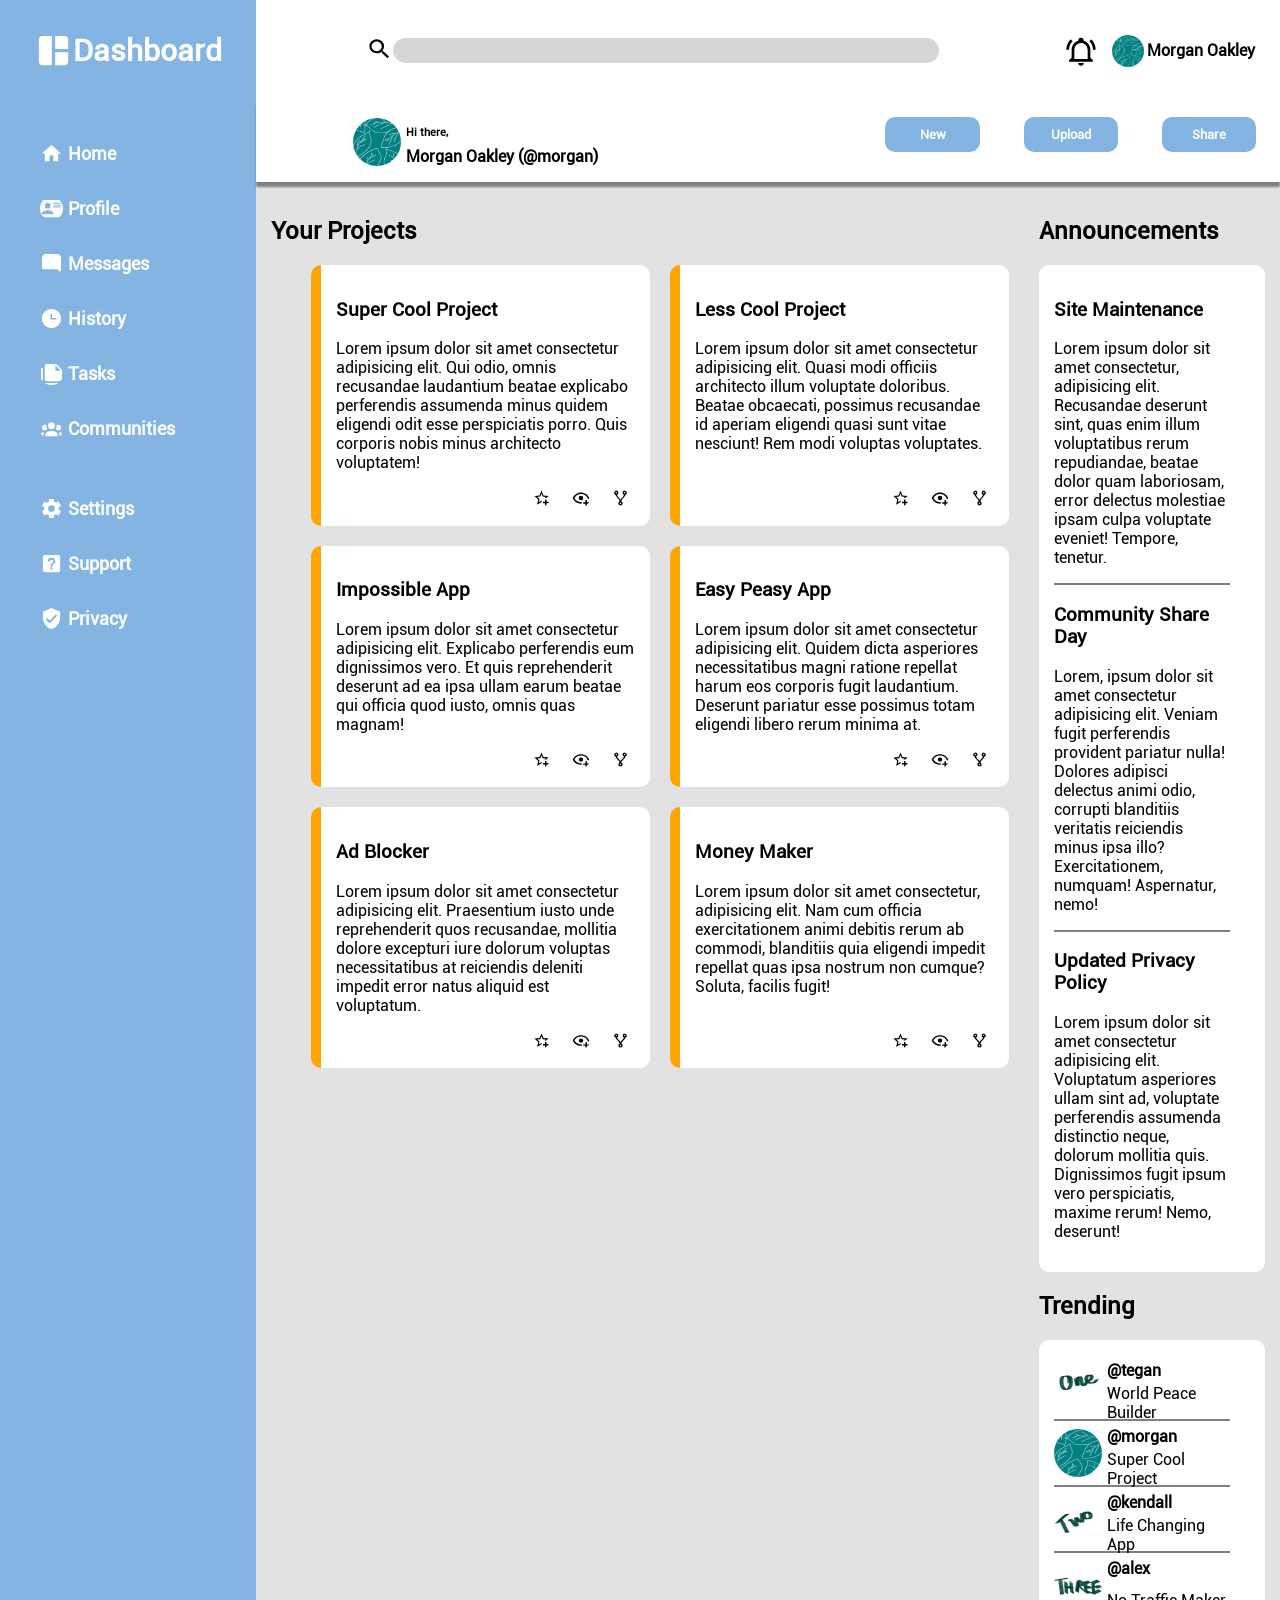
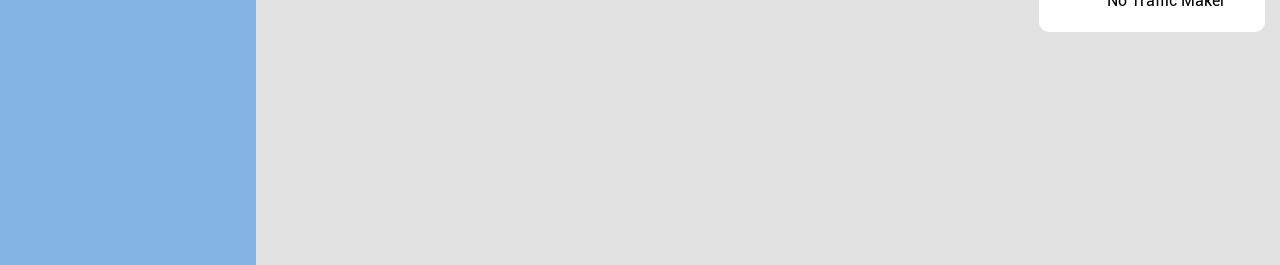
<file: index.html>
<!DOCTYPE html>
<html lang="en">

<head>
    <meta charset="UTF-8">
    <meta name="viewport" content="width=device-width, initial-scale=1.0">
    <link rel="stylesheet" href="./styles.css">
    <title>Admin Dashboard</title>
</head>

<body>
    <div class="logo">
        <img src="./icons/collage.svg" alt="logo">
        <p>
            <strong>Dashboard</strong>
        </p>
    </div>
    <div class="header">
        <div class="searchbar">
            <button type="submit" for="searchbar"><img src="./icons/magnify.svg" alt="magnify"></button>
            <input type="text" id="searchbar" name="search-query">
        </div>
        <div class="user">
            <img src="./icons/bell-ring-outline.svg" alt="bell-ring">
            <p> <img src="./images/avatar.png" alt="admin avatar">
                <strong>Morgan Oakley</strong>
            </p>
        </div>
    </div>
    <div class="left-sidebar">
        <div class="left-container">
            <div class="navigation">
                <ul>
                    <li><img src="./icons/home.svg" alt="home">
                        <p> Home</p>
                    </li>
                    <li><img src="./icons/card-account-details.svg" alt="card-account-details">
                        <p> Profile</p>
                    </li>
                    <li><img src="./icons/message-reply.svg" alt="message-reply">
                        <p> Messages</p>
                    </li>
                    <li><img src="./icons/clock-time-three.svg" alt="clock-time-three">
                        <p> History</p>
                    </li>
                    <li><img src="./icons/note-multiple.svg" alt="note-multiple">
                        <p> Tasks</p>
                    </li>
                    <li><img src="./icons/account-group.svg" alt="account-group">
                        <p> Communities</p>
                    </li>
                </ul>
            </div>
            <div class="branding">
                <ul>
                    <li><img src="./icons/cog.svg" alt="cog">
                        <p> Settings</p>
                    </li>
                    <li><img src="./icons/help-box.svg" alt="help-box">
                        <p> Support</p>
                    </li>
                    <li><img src="./icons/shield-check.svg" alt="shield-check">
                        <p> Privacy</p>
                    </li>
                </ul>
            </div>
        </div>
    </div>
    <div class="taskbar">
        <img src="./images/avatar.png" alt="avatar">
        <h6><strong>Hi there,</strong></h6>
        <p><strong>Morgan Oakley (@morgan)</strong></p>
        <ul>
            <li><button>New</button></li>
            <li><button>Upload</button></li>
            <li><button>Share</button></li>
        </ul>
    </div>
    <div class="projects">
        <h2>Your Projects</h2>
        <ul>
            <li>
                <div>
                    <h3>Super Cool Project</h3>
                    <p>Lorem ipsum dolor sit amet consectetur adipisicing elit. Qui odio, omnis recusandae laudantium beatae
                        explicabo perferendis assumenda minus quidem eligendi odit esse perspiciatis porro. Quis corporis
                        nobis minus architecto voluptatem!</p>
                </div>
                <ul>
                    <li><button><img src="./icons/star-plus-outline.svg" alt="star-plus-outline"></button></li>
                    <li><button><img src="./icons/eye-plus-outline.svg" alt="eye-plus-outline"></button></li>
                    <li><button><img src="./icons/source-fork.svg" alt="source-fork"></button></li>
                </ul>
            </li>
            <li>
                <div>
                    <h3>Less Cool Project</h3>
                    <p>Lorem ipsum dolor sit amet consectetur adipisicing elit. Quasi modi officiis architecto illum
                        voluptate doloribus. Beatae obcaecati, possimus recusandae id aperiam eligendi quasi sunt vitae
                        nesciunt! Rem modi voluptas voluptates.</p>
                </div>
                <ul>
                    <li><button><img src="./icons/star-plus-outline.svg" alt="star-plus-outline"></button></li>
                    <li><button><img src="./icons/eye-plus-outline.svg" alt="eye-plus-outline"></button></li>
                    <li><button><img src="./icons/source-fork.svg" alt="source-fork"></button></li>
                </ul>
            </li>
            <li>
                <div>
                    <h3>Impossible App</h3>
                    <p>Lorem ipsum dolor sit amet consectetur adipisicing elit. Explicabo perferendis eum dignissimos vero.
                        Et quis reprehenderit deserunt ad ea ipsa ullam earum beatae qui officia quod iusto, omnis quas
                        magnam!</p>
                </div>
                <ul>
                    <li><button><img src="./icons/star-plus-outline.svg" alt="star-plus-outline"></button></li>
                    <li><button><img src="./icons/eye-plus-outline.svg" alt="eye-plus-outline"></button></li>
                    <li><button><img src="./icons/source-fork.svg" alt="source-fork"></button></li>
                </ul>
            </li>
            <li>
                <div>
                    <h3>Easy Peasy App</h3>
                    <p>Lorem ipsum dolor sit amet consectetur adipisicing elit. Quidem dicta asperiores necessitatibus magni
                        ratione repellat harum eos corporis fugit laudantium. Deserunt pariatur esse possimus totam eligendi
                        libero rerum minima at.</p>
                </div>
                <ul>
                    <li><button><img src="./icons/star-plus-outline.svg" alt="star-plus-outline"></button></li>
                    <li><button><img src="./icons/eye-plus-outline.svg" alt="eye-plus-outline"></button></li>
                    <li><button><img src="./icons/source-fork.svg" alt="source-fork"></button></li>
                </ul>
            </li>
            <li>
                <div>
                    <h3>Ad Blocker</h3>
                    <p>Lorem ipsum dolor sit amet consectetur adipisicing elit. Praesentium iusto unde reprehenderit quos
                        recusandae, mollitia dolore excepturi iure dolorum voluptas necessitatibus at reiciendis deleniti
                        impedit error natus aliquid est voluptatum.</p>
                </div>
                <ul>
                    <li><button><img src="./icons/star-plus-outline.svg" alt="star-plus-outline"></button></li>
                    <li><button><img src="./icons/eye-plus-outline.svg" alt="eye-plus-outline"></button></li>
                    <li><button><img src="./icons/source-fork.svg" alt="source-fork"></button></li>
                </ul>
            </li>
            <li>
                <div>
                    <h3>Money Maker</h3>
                    <p>Lorem ipsum dolor sit amet consectetur, adipisicing elit. Nam cum officia exercitationem animi
                        debitis rerum ab commodi, blanditiis quia eligendi impedit repellat quas ipsa nostrum non cumque?
                        Soluta, facilis fugit!</p>
                </div>
                <ul>
                    <li><button><img src="./icons/star-plus-outline.svg" alt="star-plus-outline"></button></li>
                    <li><button><img src="./icons/eye-plus-outline.svg" alt="eye-plus-outline"></button></li>
                    <li><button><img src="./icons/source-fork.svg" alt="source-fork"></button></li>
                </ul>
            </li>
        </ul>
    </div>
    <div class="right-sidebar">
        <div class="announcements">
            <h2>Announcements</h2>
            <ul>
                <li>
                    <h3>Site Maintenance</h3>
                    <p>Lorem ipsum dolor sit amet consectetur, adipisicing elit. Recusandae deserunt sint, quas enim
                        illum voluptatibus rerum repudiandae, beatae dolor quam laboriosam, error delectus molestiae
                        ipsam culpa voluptate eveniet! Tempore, tenetur.</p>
                </li>
                <li>
                    <h3>Community Share Day</h3>
                    <p>Lorem, ipsum dolor sit amet consectetur adipisicing elit. Veniam fugit perferendis provident
                        pariatur nulla! Dolores adipisci delectus animi odio, corrupti blanditiis veritatis reiciendis
                        minus ipsa illo? Exercitationem, numquam! Aspernatur, nemo!</p>
                </li>
                <li>
                    <h3>Updated Privacy Policy</h3>
                    <p>Lorem ipsum dolor sit amet consectetur adipisicing elit. Voluptatum asperiores ullam sint ad,
                        voluptate perferendis assumenda distinctio neque, dolorum mollitia quis. Dignissimos fugit ipsum
                        vero perspiciatis, maxime rerum! Nemo, deserunt!</p>
                </li>
            </ul>

        </div>
        <div class="trending">
            <h2>Trending</h2>
            <ul>
                <li>
                    <img src="./images/tegan.png" alt="tegan-avatar">
                    <h4>@tegan</h4>
                    <p>World Peace Builder</p>
                </li>
                <li>
                    <img src="./images/avatar.png" alt="morgan-avatar">
                    <h4>@morgan</h4>
                    <p>Super Cool Project</p>
                </li>
                <li>
                    <img src="./images/kendall.png" alt="kendall-avatar">
                    <h4>@kendall</h4>
                    <p>Life Changing App</p>
                </li>
                <li>
                    <img src="./images/alex.png" alt="alex-avatar">
                    <h4>@alex</h4>
                    <p>No Traffic Maker</p>
                </li>
            </ul>
        </div>
    </div>
</body>

</html>
</file>
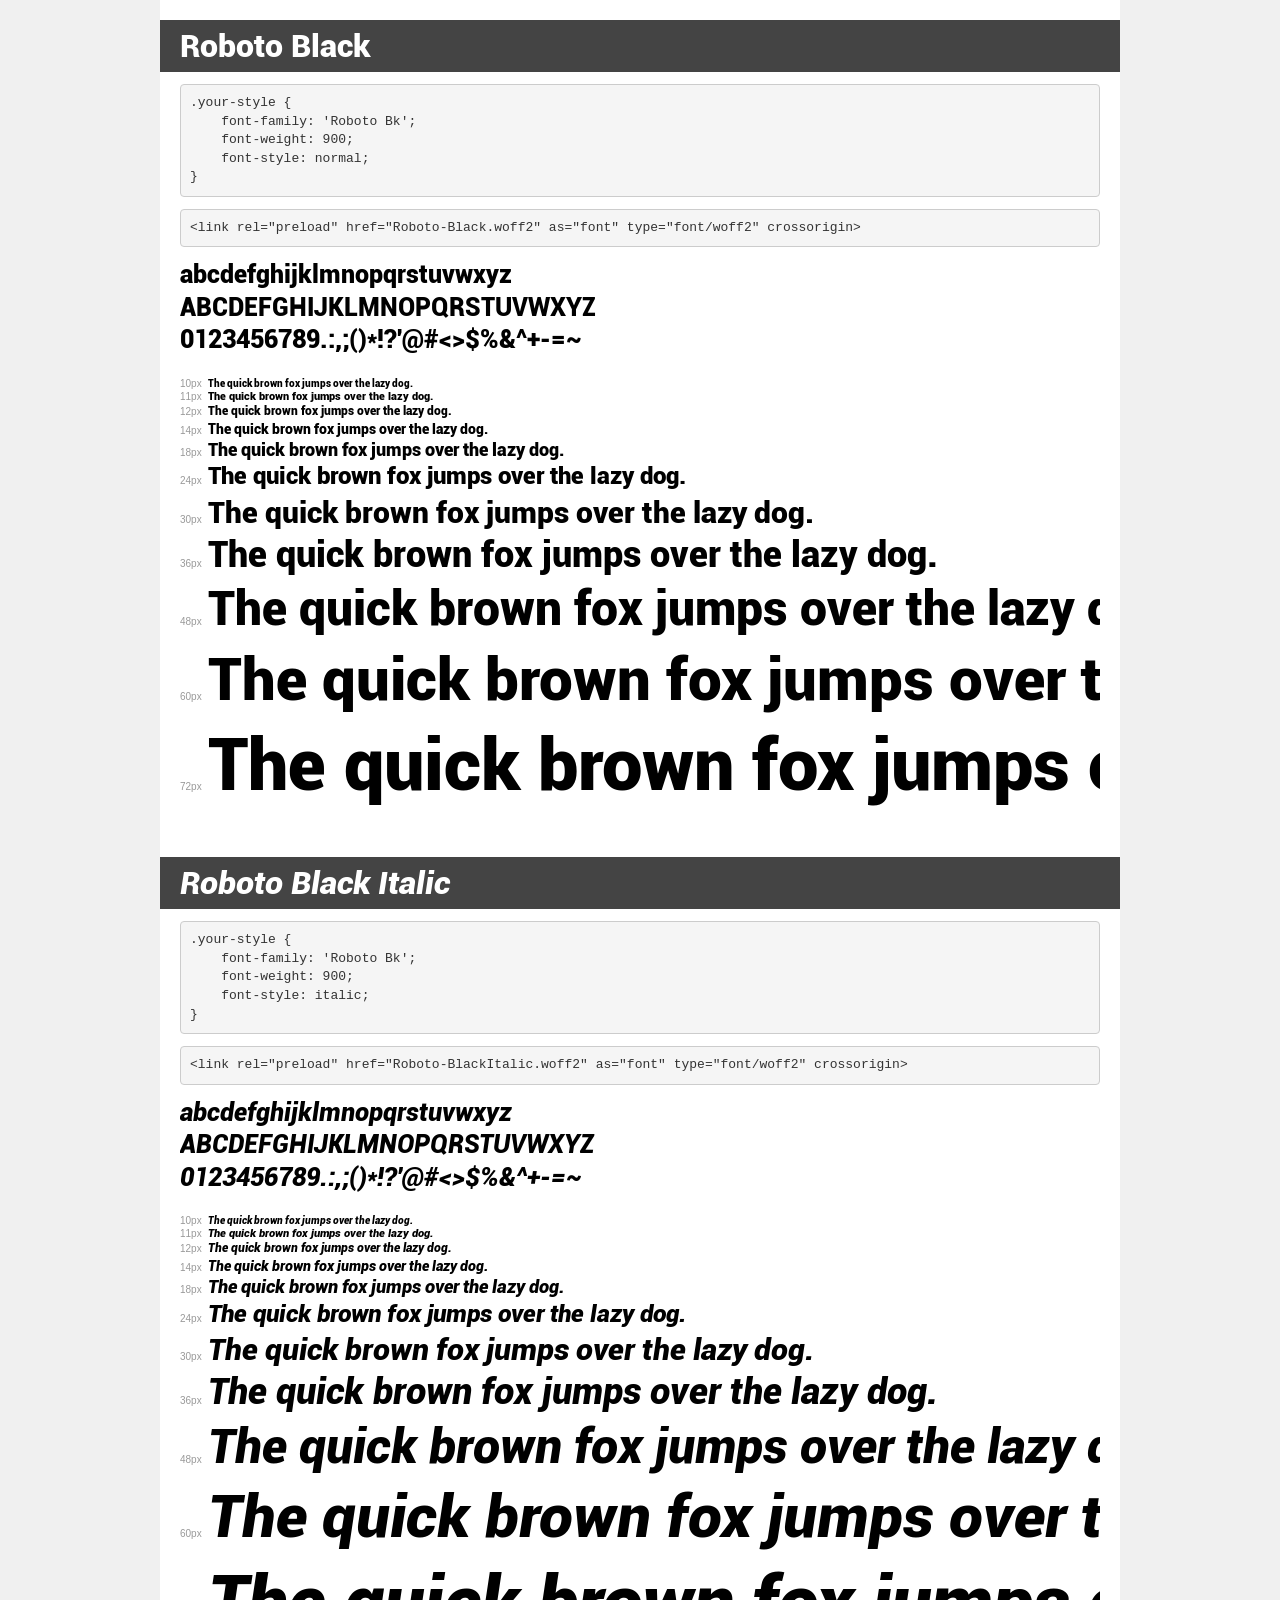
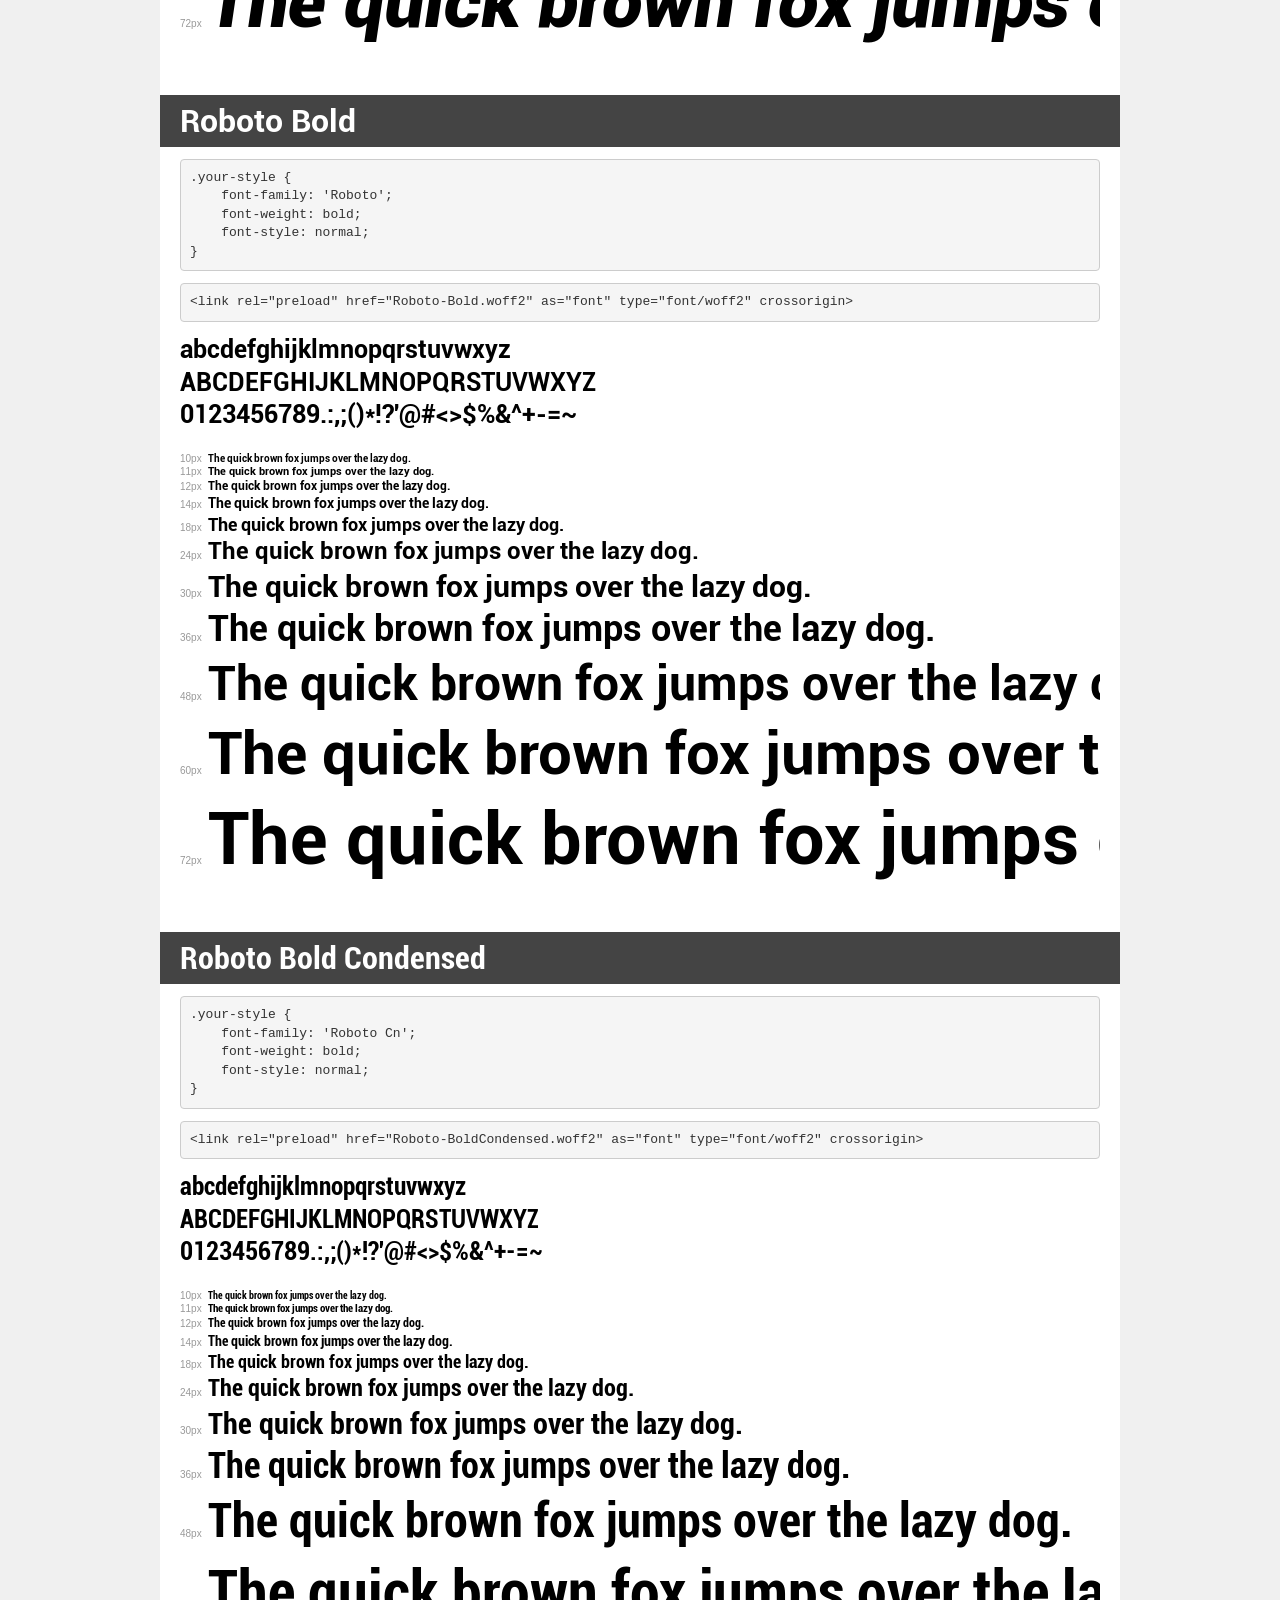
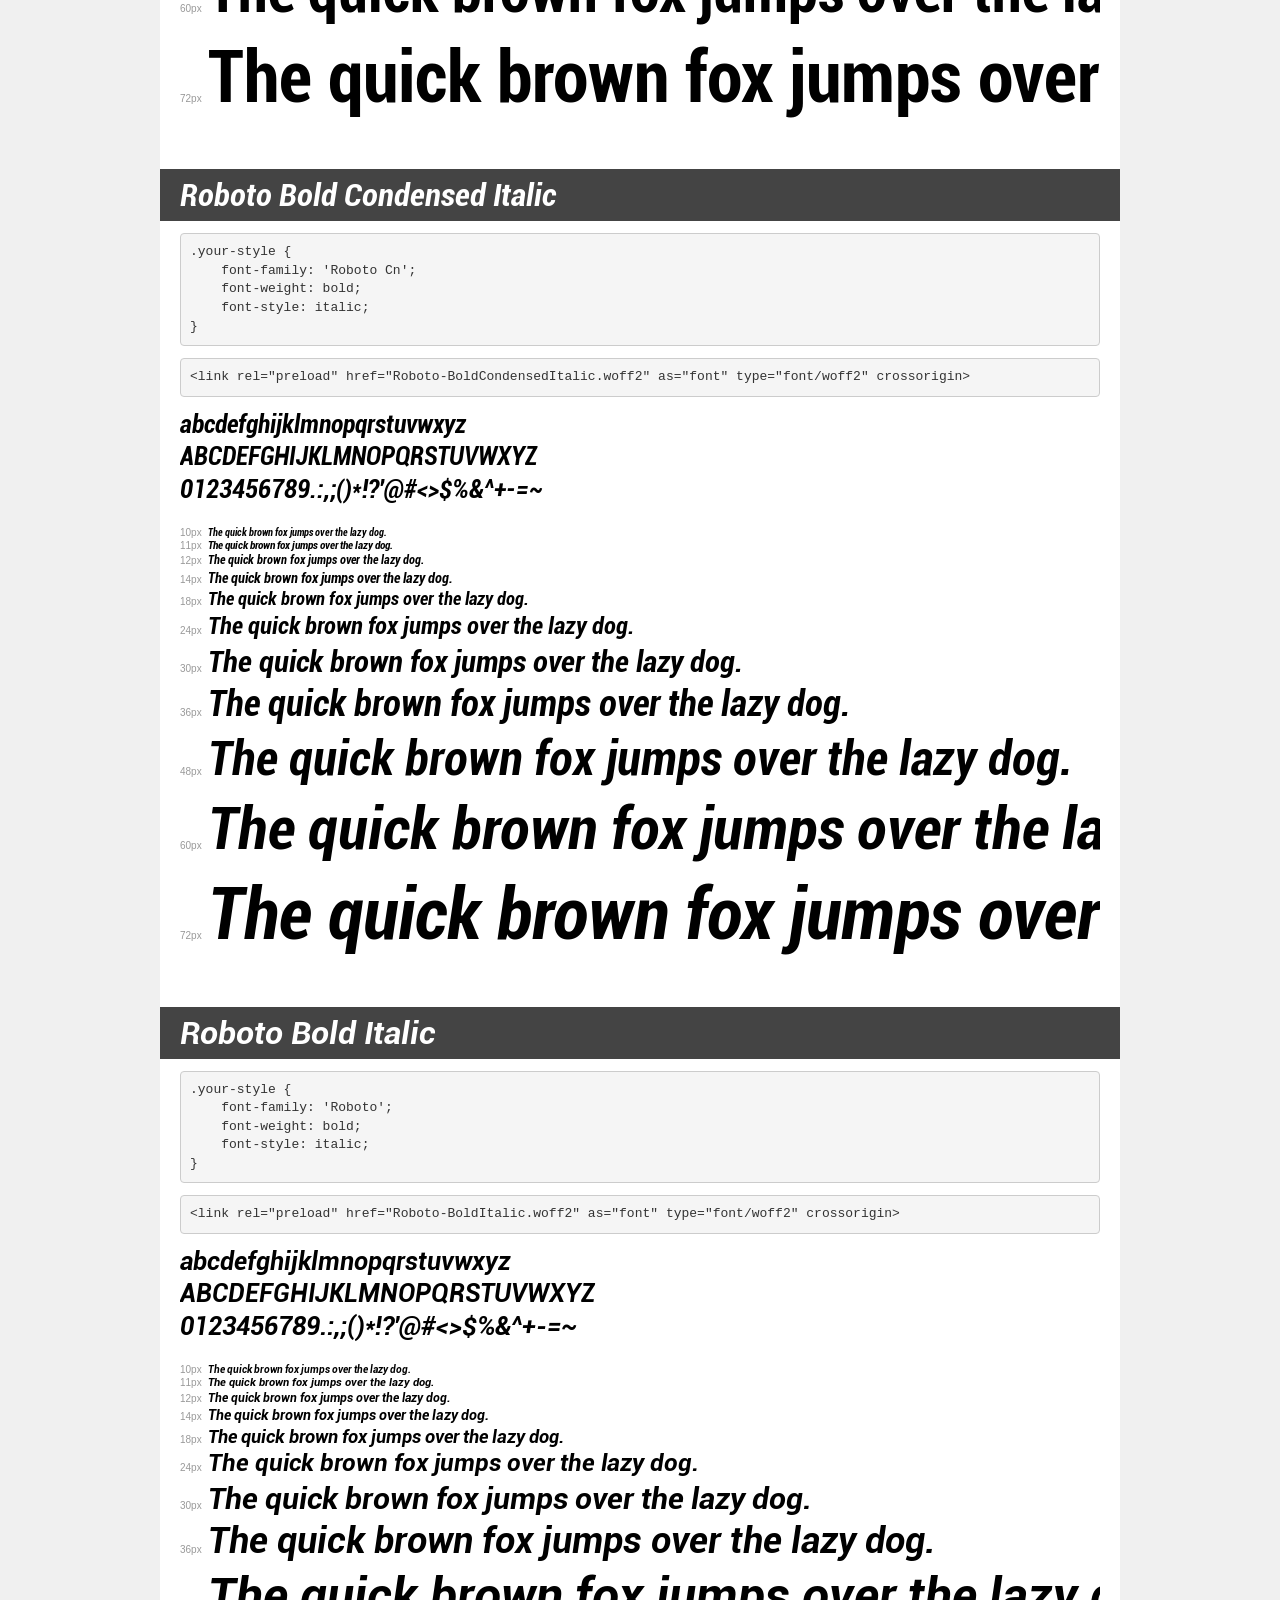
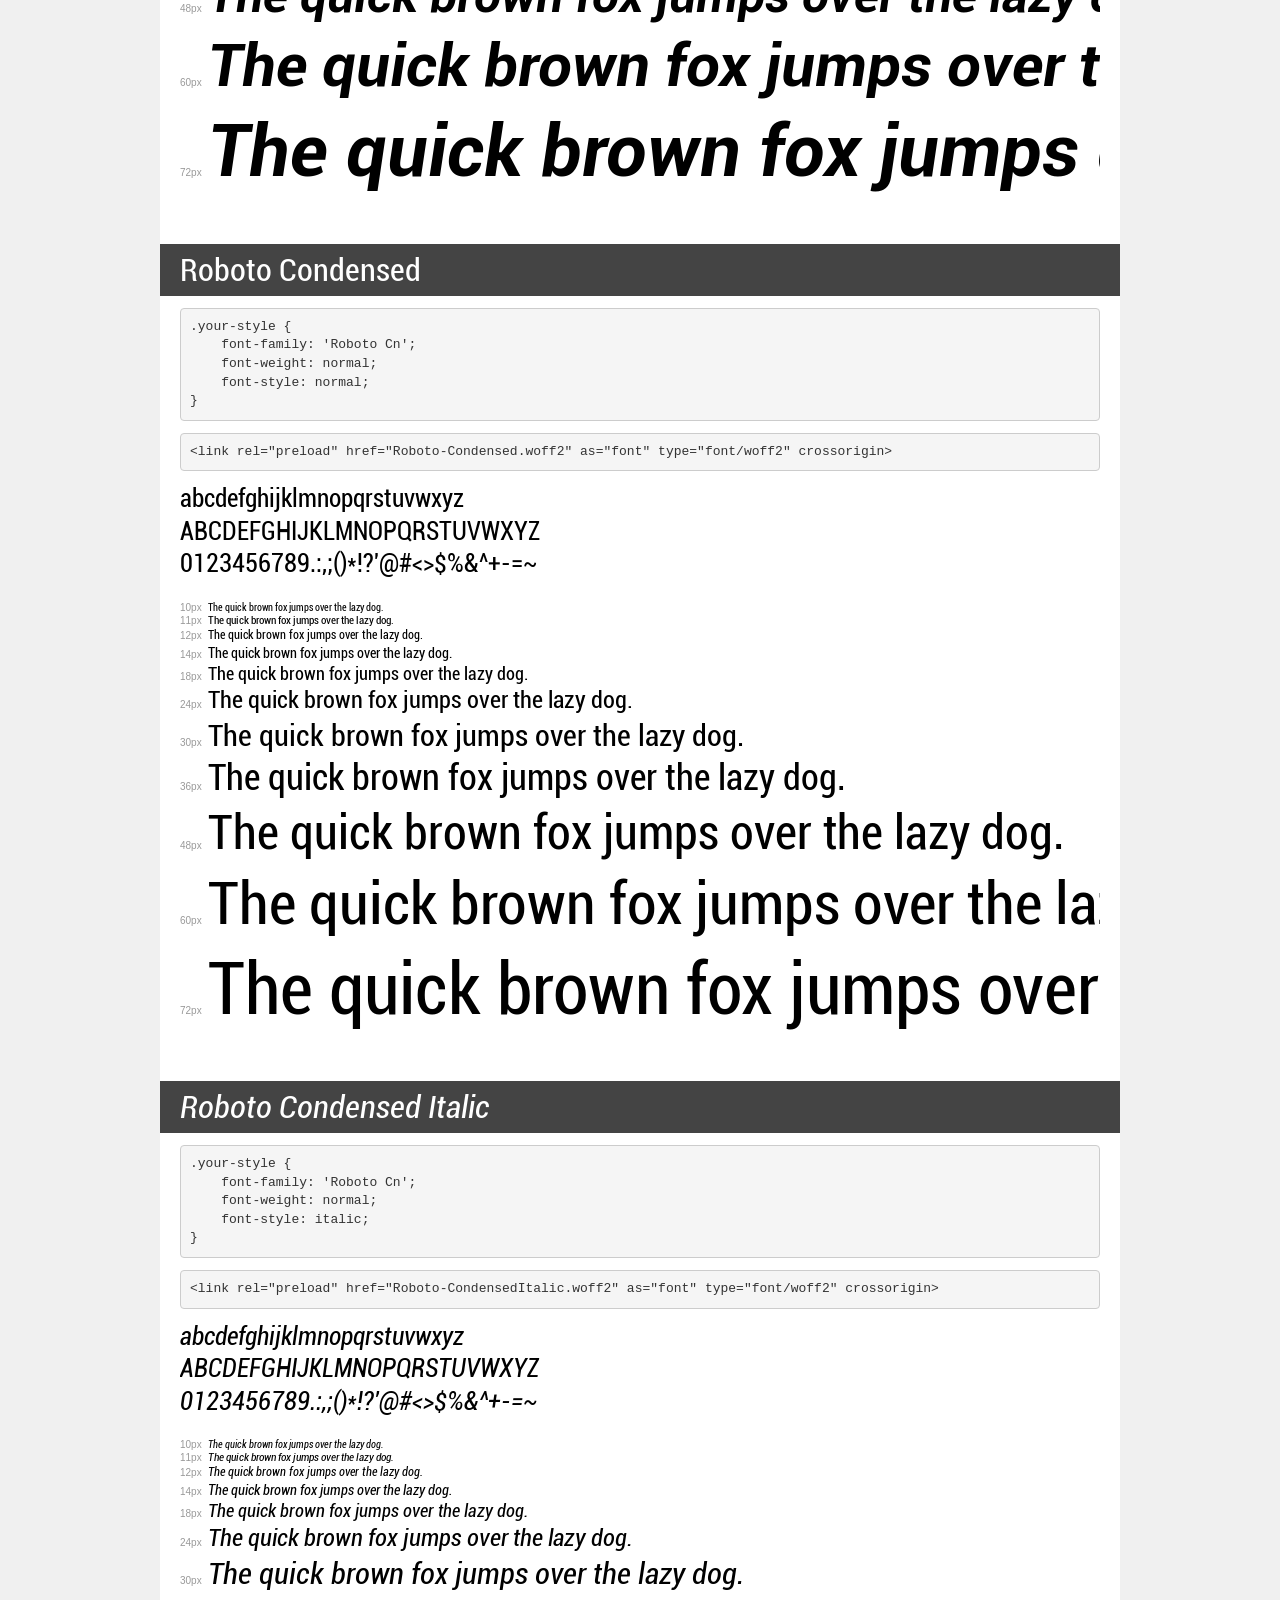
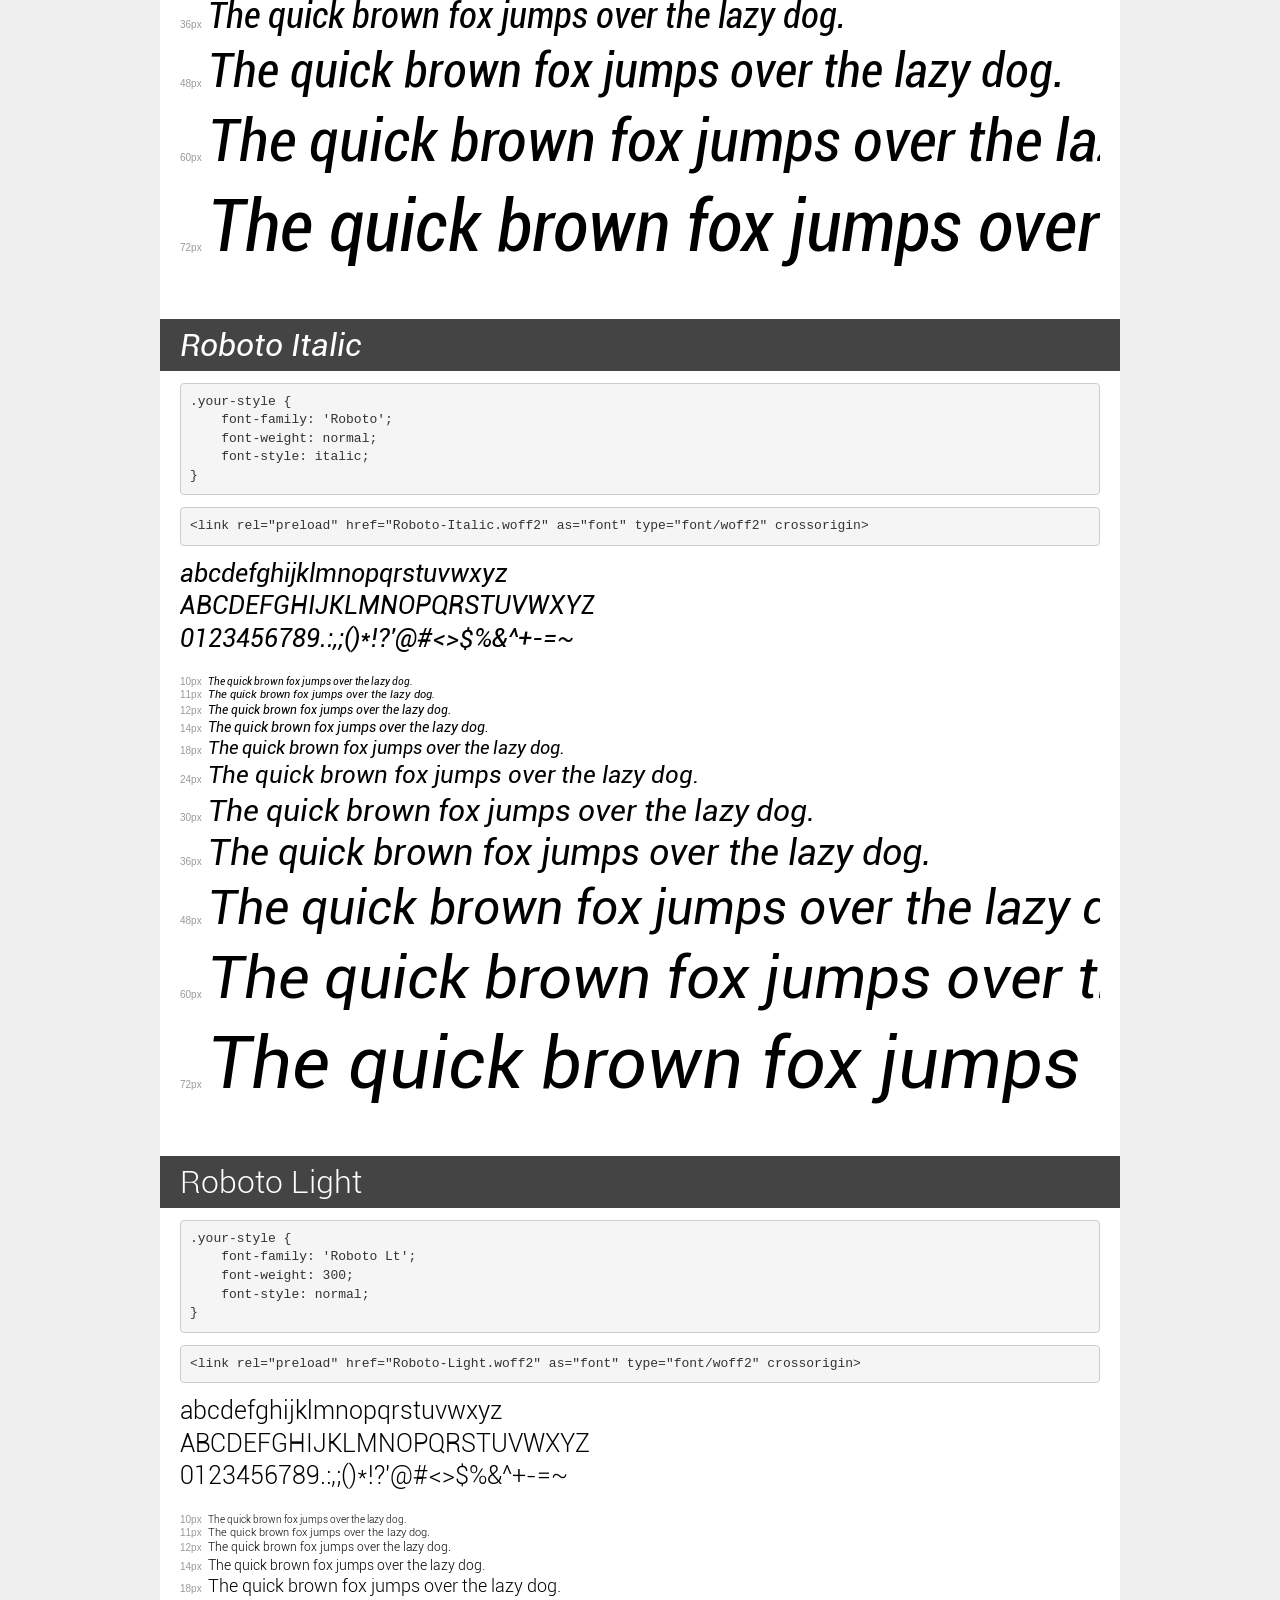
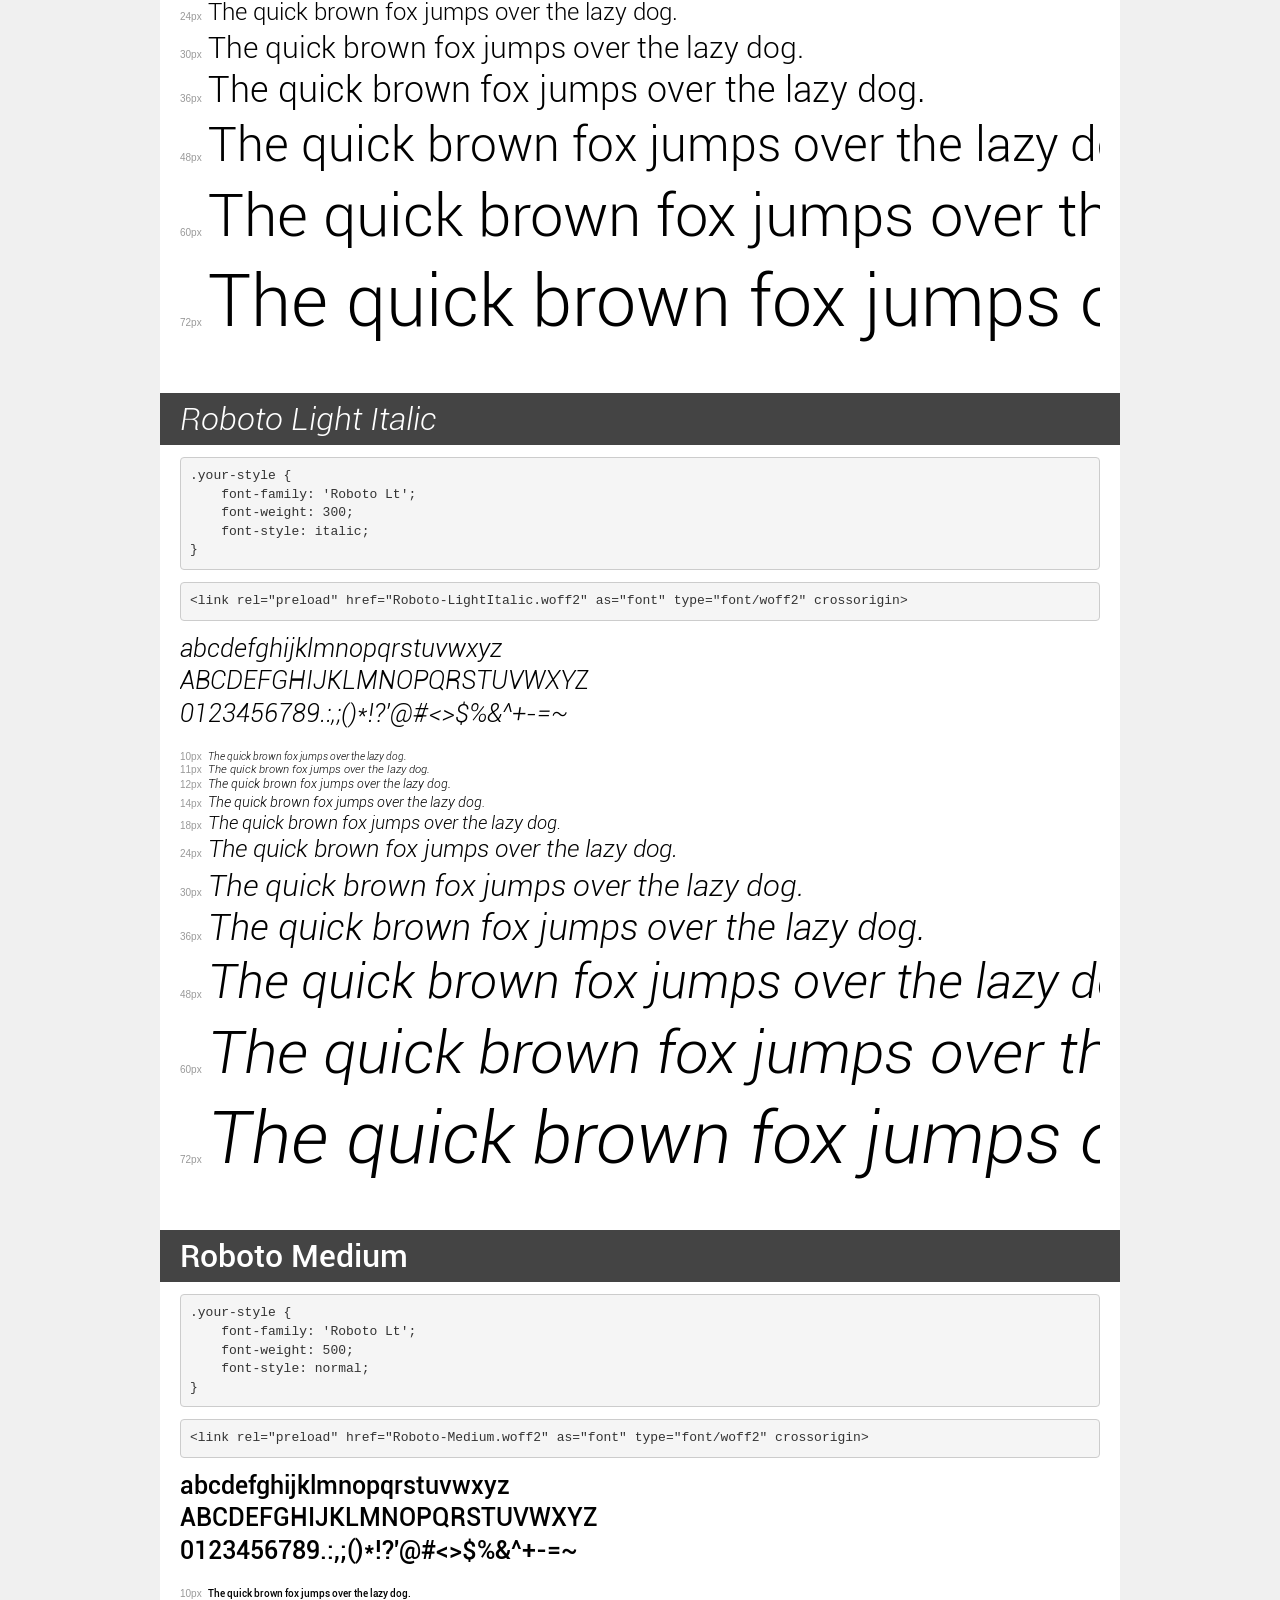
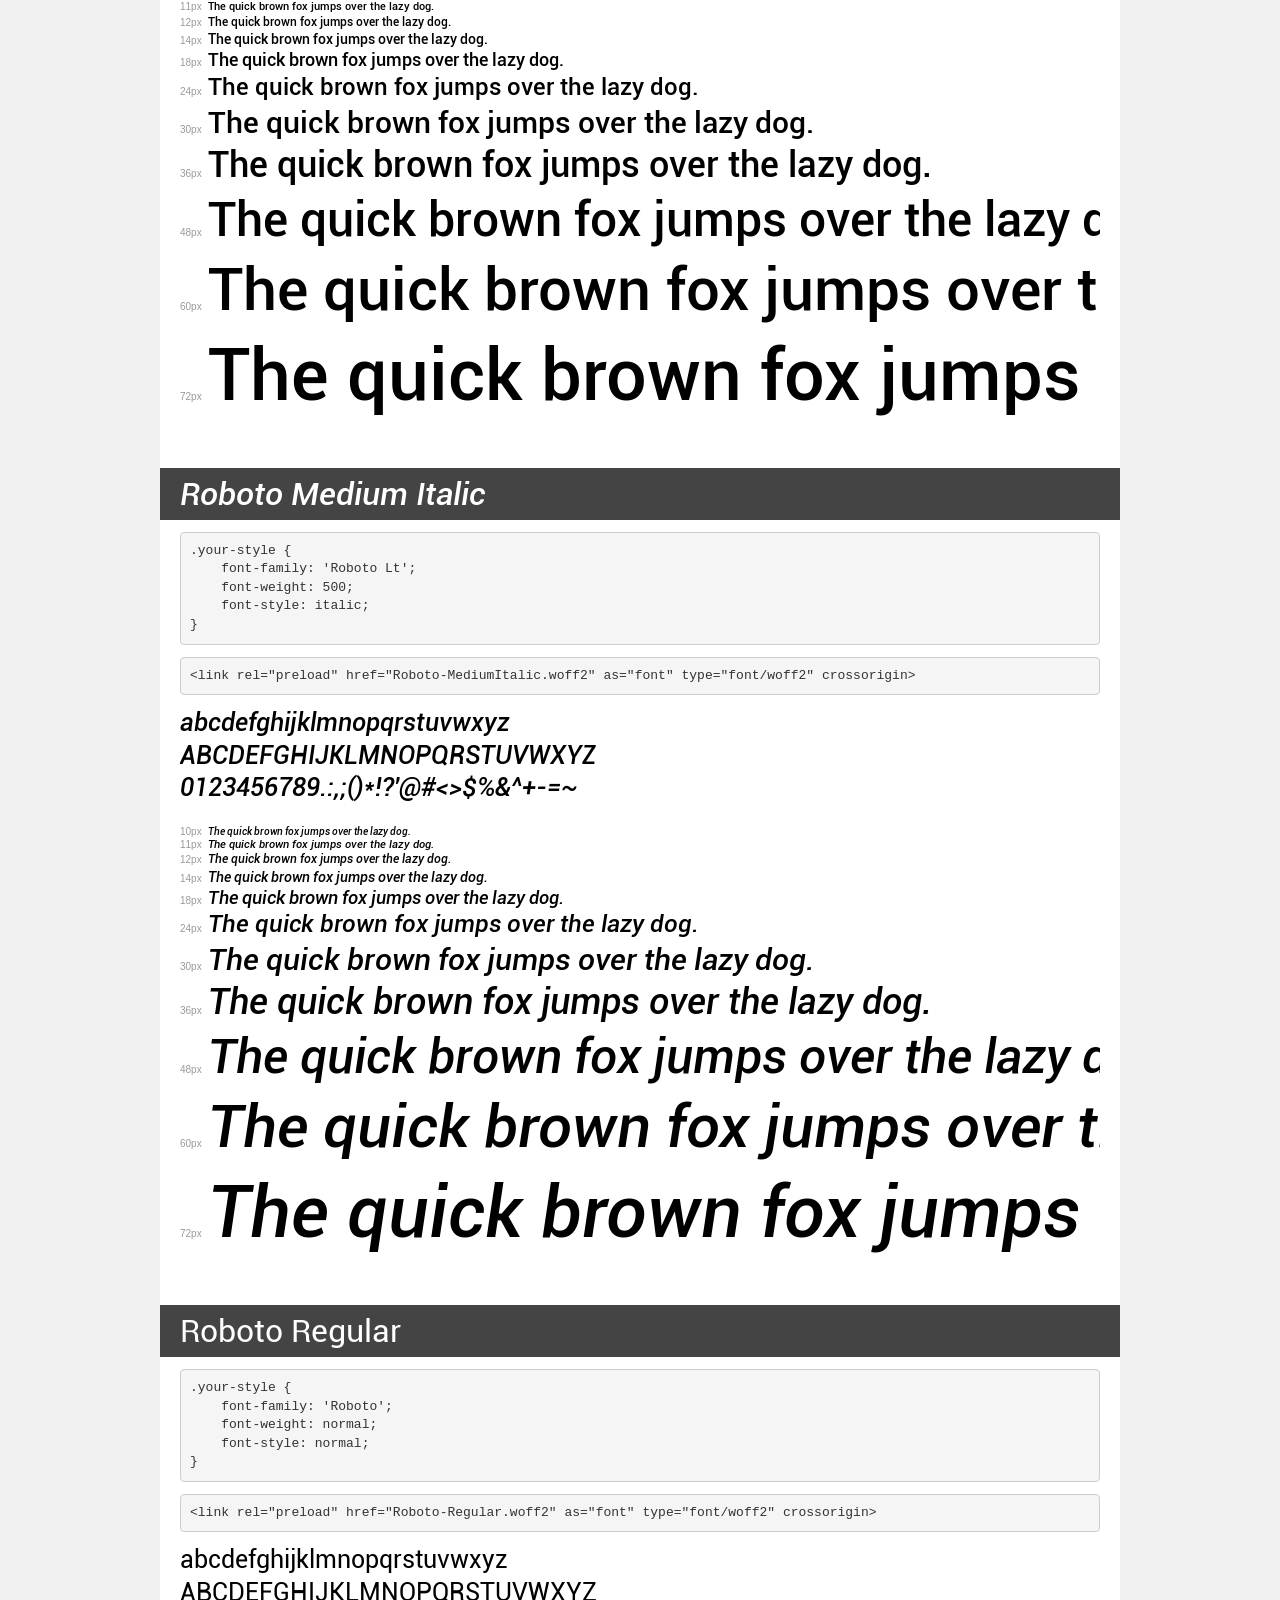
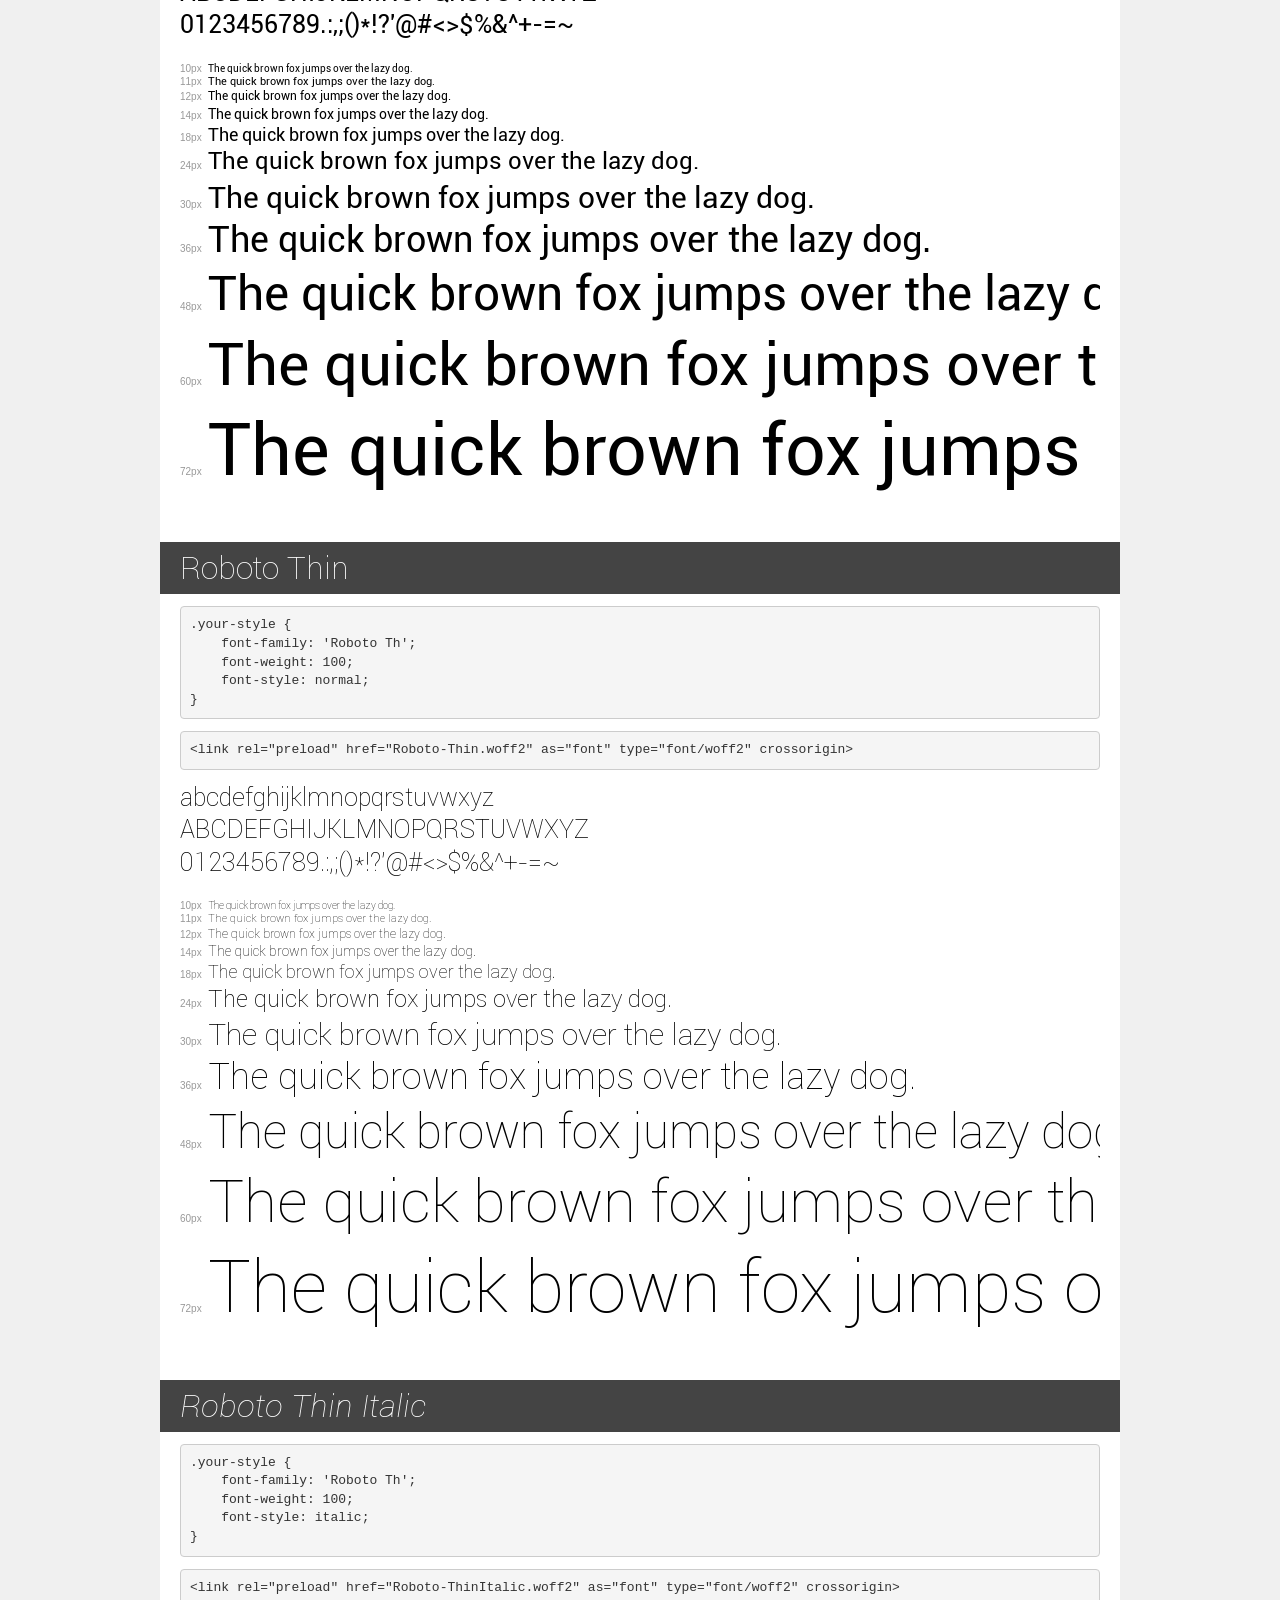
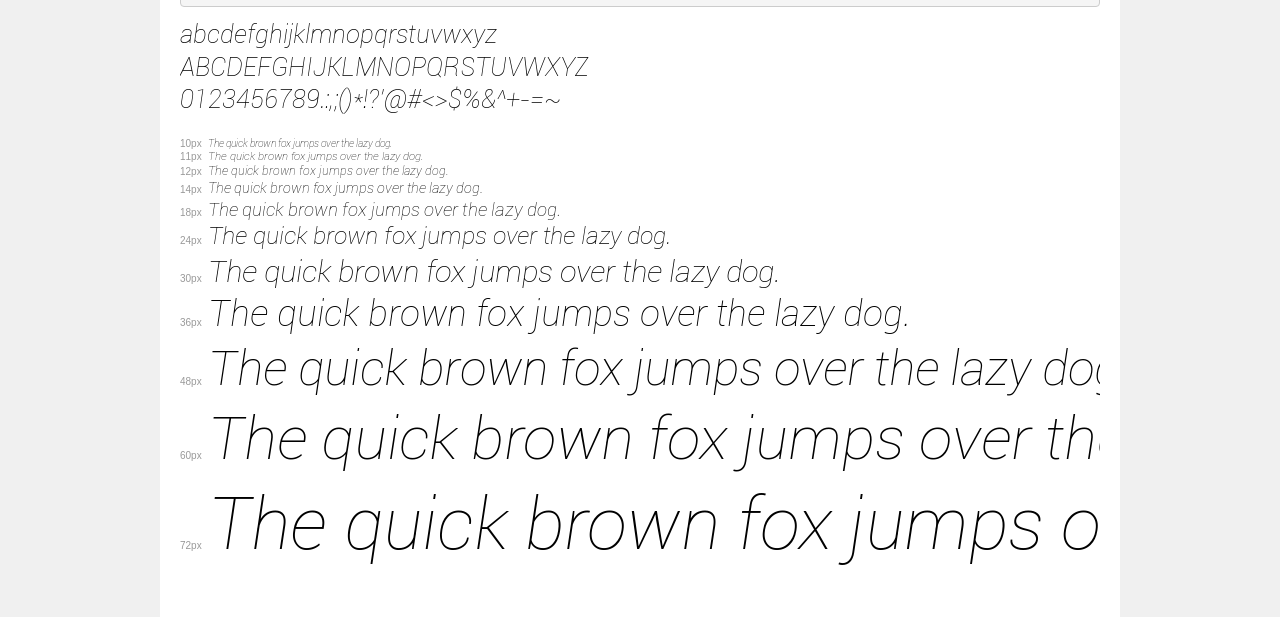
<file: fonts/transfonter.org-20260409-142744/demo.html>
<!DOCTYPE html>
<html lang="en">
<head>
    <meta charset="utf-8">
    <meta http-equiv="X-UA-Compatible" content="IE=edge">
    <meta name="viewport" content="width=device-width, initial-scale=1">
    <meta name="robots" content="noindex, noarchive">
    <meta name="format-detection" content="telephone=no">
    <title>Transfonter demo</title>
    <link href="stylesheet.css" rel="stylesheet">
    <style>
        /*
        http://meyerweb.com/eric/tools/css/reset/
        v2.0 | 20110126
        License: none (public domain)
        */
        html, body, div, span, applet, object, iframe,
        h1, h2, h3, h4, h5, h6, p, blockquote, pre,
        a, abbr, acronym, address, big, cite, code,
        del, dfn, em, img, ins, kbd, q, s, samp,
        small, strike, strong, sub, sup, tt, var,
        b, u, i, center,
        dl, dt, dd, ol, ul, li,
        fieldset, form, label, legend,
        table, caption, tbody, tfoot, thead, tr, th, td,
        article, aside, canvas, details, embed,
        figure, figcaption, footer, header, hgroup,
        menu, nav, output, ruby, section, summary,
        time, mark, audio, video {
            margin: 0;
            padding: 0;
            border: 0;
            font-size: 100%;
            font: inherit;
            vertical-align: baseline;
        }
        /* HTML5 display-role reset for older browsers */
        article, aside, details, figcaption, figure,
        footer, header, hgroup, menu, nav, section {
            display: block;
        }
        body {
            line-height: 1;
        }
        ol, ul {
            list-style: none;
        }
        blockquote, q {
            quotes: none;
        }
        blockquote:before, blockquote:after,
        q:before, q:after {
            content: '';
            content: none;
        }
        table {
            border-collapse: collapse;
            border-spacing: 0;
        }
        /* demo styles */
        body {
            background: #f0f0f0;
            color: #000;
        }
        .page {
            background: #fff;
            width: 920px;
            margin: 0 auto;
            padding: 20px 20px 0 20px;
            overflow: hidden;
        }
        .font-container {
            overflow-x: auto;
            overflow-y: hidden;
            margin-bottom: 40px;
            line-height: 1.3;
            white-space: nowrap;
            padding-bottom: 5px;
        }
        h1 {
            position: relative;
            background: #444;
            font-size: 32px;
            color: #fff;
            padding: 10px 20px;
            margin: 0 -20px 12px -20px;
        }
        .letters {
            font-size: 25px;
            margin-bottom: 20px;
        }
        .s10:before {
            content: '10px';
        }
        .s11:before {
            content: '11px';
        }
        .s12:before {
            content: '12px';
        }
        .s14:before {
            content: '14px';
        }
        .s18:before {
            content: '18px';
        }
        .s24:before {
            content: '24px';
        }
        .s30:before {
            content: '30px';
        }
        .s36:before {
            content: '36px';
        }
        .s48:before {
            content: '48px';
        }
        .s60:before {
            content: '60px';
        }
        .s72:before {
            content: '72px';
        }
        .s10:before, .s11:before, .s12:before, .s14:before,
        .s18:before, .s24:before, .s30:before, .s36:before,
        .s48:before, .s60:before, .s72:before {
            font-family: Arial, sans-serif;
            font-size: 10px;
            font-weight: normal;
            font-style: normal;
            color: #999;
            padding-right: 6px;
        }
        pre {
            display: block;
            padding: 9px;
            margin: 0 0 12px;
            font-family: Monaco, Menlo, Consolas, "Courier New", monospace;
            font-size: 13px;
            line-height: 1.428571429;
            color: #333;
            font-weight: normal;
            font-style: normal;
            background-color: #f5f5f5;
            border: 1px solid #ccc;
            overflow-x: auto;
            border-radius: 4px;
        }
        /* responsive */
        @media (max-width: 959px) {
            .page {
                width: auto;
                margin: 0;
            }
        }
    </style>
</head>
<body>
<div class="page">
    <div class="demo">
        <h1 style="font-family: 'Roboto Bk'; font-weight: 900; font-style: normal;">Roboto Black</h1>
        <pre title="Usage">.your-style {
    font-family: 'Roboto Bk';
    font-weight: 900;
    font-style: normal;
}</pre>
        <pre title="Preload (optional)">
&lt;link rel=&quot;preload&quot; href=&quot;Roboto-Black.woff2&quot; as=&quot;font&quot; type=&quot;font/woff2&quot; crossorigin&gt;</pre>
        <div class="font-container" style="font-family: 'Roboto Bk'; font-weight: 900; font-style: normal;">
            <p class="letters">
                abcdefghijklmnopqrstuvwxyz<br>
ABCDEFGHIJKLMNOPQRSTUVWXYZ<br>
                0123456789.:,;()*!?'@#&lt;&gt;$%&^+-=~
            </p>
            <p class="s10" style="font-size: 10px;">The quick brown fox jumps over the lazy dog.</p>
            <p class="s11" style="font-size: 11px;">The quick brown fox jumps over the lazy dog.</p>
            <p class="s12" style="font-size: 12px;">The quick brown fox jumps over the lazy dog.</p>
            <p class="s14" style="font-size: 14px;">The quick brown fox jumps over the lazy dog.</p>
            <p class="s18" style="font-size: 18px;">The quick brown fox jumps over the lazy dog.</p>
            <p class="s24" style="font-size: 24px;">The quick brown fox jumps over the lazy dog.</p>
            <p class="s30" style="font-size: 30px;">The quick brown fox jumps over the lazy dog.</p>
            <p class="s36" style="font-size: 36px;">The quick brown fox jumps over the lazy dog.</p>
            <p class="s48" style="font-size: 48px;">The quick brown fox jumps over the lazy dog.</p>
            <p class="s60" style="font-size: 60px;">The quick brown fox jumps over the lazy dog.</p>
            <p class="s72" style="font-size: 72px;">The quick brown fox jumps over the lazy dog.</p>
        </div>
    </div>

    <div class="demo">
        <h1 style="font-family: 'Roboto Bk'; font-weight: 900; font-style: italic;">Roboto Black Italic</h1>
        <pre title="Usage">.your-style {
    font-family: 'Roboto Bk';
    font-weight: 900;
    font-style: italic;
}</pre>
        <pre title="Preload (optional)">
&lt;link rel=&quot;preload&quot; href=&quot;Roboto-BlackItalic.woff2&quot; as=&quot;font&quot; type=&quot;font/woff2&quot; crossorigin&gt;</pre>
        <div class="font-container" style="font-family: 'Roboto Bk'; font-weight: 900; font-style: italic;">
            <p class="letters">
                abcdefghijklmnopqrstuvwxyz<br>
ABCDEFGHIJKLMNOPQRSTUVWXYZ<br>
                0123456789.:,;()*!?'@#&lt;&gt;$%&^+-=~
            </p>
            <p class="s10" style="font-size: 10px;">The quick brown fox jumps over the lazy dog.</p>
            <p class="s11" style="font-size: 11px;">The quick brown fox jumps over the lazy dog.</p>
            <p class="s12" style="font-size: 12px;">The quick brown fox jumps over the lazy dog.</p>
            <p class="s14" style="font-size: 14px;">The quick brown fox jumps over the lazy dog.</p>
            <p class="s18" style="font-size: 18px;">The quick brown fox jumps over the lazy dog.</p>
            <p class="s24" style="font-size: 24px;">The quick brown fox jumps over the lazy dog.</p>
            <p class="s30" style="font-size: 30px;">The quick brown fox jumps over the lazy dog.</p>
            <p class="s36" style="font-size: 36px;">The quick brown fox jumps over the lazy dog.</p>
            <p class="s48" style="font-size: 48px;">The quick brown fox jumps over the lazy dog.</p>
            <p class="s60" style="font-size: 60px;">The quick brown fox jumps over the lazy dog.</p>
            <p class="s72" style="font-size: 72px;">The quick brown fox jumps over the lazy dog.</p>
        </div>
    </div>

    <div class="demo">
        <h1 style="font-family: 'Roboto'; font-weight: bold; font-style: normal;">Roboto Bold</h1>
        <pre title="Usage">.your-style {
    font-family: 'Roboto';
    font-weight: bold;
    font-style: normal;
}</pre>
        <pre title="Preload (optional)">
&lt;link rel=&quot;preload&quot; href=&quot;Roboto-Bold.woff2&quot; as=&quot;font&quot; type=&quot;font/woff2&quot; crossorigin&gt;</pre>
        <div class="font-container" style="font-family: 'Roboto'; font-weight: bold; font-style: normal;">
            <p class="letters">
                abcdefghijklmnopqrstuvwxyz<br>
ABCDEFGHIJKLMNOPQRSTUVWXYZ<br>
                0123456789.:,;()*!?'@#&lt;&gt;$%&^+-=~
            </p>
            <p class="s10" style="font-size: 10px;">The quick brown fox jumps over the lazy dog.</p>
            <p class="s11" style="font-size: 11px;">The quick brown fox jumps over the lazy dog.</p>
            <p class="s12" style="font-size: 12px;">The quick brown fox jumps over the lazy dog.</p>
            <p class="s14" style="font-size: 14px;">The quick brown fox jumps over the lazy dog.</p>
            <p class="s18" style="font-size: 18px;">The quick brown fox jumps over the lazy dog.</p>
            <p class="s24" style="font-size: 24px;">The quick brown fox jumps over the lazy dog.</p>
            <p class="s30" style="font-size: 30px;">The quick brown fox jumps over the lazy dog.</p>
            <p class="s36" style="font-size: 36px;">The quick brown fox jumps over the lazy dog.</p>
            <p class="s48" style="font-size: 48px;">The quick brown fox jumps over the lazy dog.</p>
            <p class="s60" style="font-size: 60px;">The quick brown fox jumps over the lazy dog.</p>
            <p class="s72" style="font-size: 72px;">The quick brown fox jumps over the lazy dog.</p>
        </div>
    </div>

    <div class="demo">
        <h1 style="font-family: 'Roboto Cn'; font-weight: bold; font-style: normal;">Roboto Bold Condensed</h1>
        <pre title="Usage">.your-style {
    font-family: 'Roboto Cn';
    font-weight: bold;
    font-style: normal;
}</pre>
        <pre title="Preload (optional)">
&lt;link rel=&quot;preload&quot; href=&quot;Roboto-BoldCondensed.woff2&quot; as=&quot;font&quot; type=&quot;font/woff2&quot; crossorigin&gt;</pre>
        <div class="font-container" style="font-family: 'Roboto Cn'; font-weight: bold; font-style: normal;">
            <p class="letters">
                abcdefghijklmnopqrstuvwxyz<br>
ABCDEFGHIJKLMNOPQRSTUVWXYZ<br>
                0123456789.:,;()*!?'@#&lt;&gt;$%&^+-=~
            </p>
            <p class="s10" style="font-size: 10px;">The quick brown fox jumps over the lazy dog.</p>
            <p class="s11" style="font-size: 11px;">The quick brown fox jumps over the lazy dog.</p>
            <p class="s12" style="font-size: 12px;">The quick brown fox jumps over the lazy dog.</p>
            <p class="s14" style="font-size: 14px;">The quick brown fox jumps over the lazy dog.</p>
            <p class="s18" style="font-size: 18px;">The quick brown fox jumps over the lazy dog.</p>
            <p class="s24" style="font-size: 24px;">The quick brown fox jumps over the lazy dog.</p>
            <p class="s30" style="font-size: 30px;">The quick brown fox jumps over the lazy dog.</p>
            <p class="s36" style="font-size: 36px;">The quick brown fox jumps over the lazy dog.</p>
            <p class="s48" style="font-size: 48px;">The quick brown fox jumps over the lazy dog.</p>
            <p class="s60" style="font-size: 60px;">The quick brown fox jumps over the lazy dog.</p>
            <p class="s72" style="font-size: 72px;">The quick brown fox jumps over the lazy dog.</p>
        </div>
    </div>

    <div class="demo">
        <h1 style="font-family: 'Roboto Cn'; font-weight: bold; font-style: italic;">Roboto Bold Condensed Italic</h1>
        <pre title="Usage">.your-style {
    font-family: 'Roboto Cn';
    font-weight: bold;
    font-style: italic;
}</pre>
        <pre title="Preload (optional)">
&lt;link rel=&quot;preload&quot; href=&quot;Roboto-BoldCondensedItalic.woff2&quot; as=&quot;font&quot; type=&quot;font/woff2&quot; crossorigin&gt;</pre>
        <div class="font-container" style="font-family: 'Roboto Cn'; font-weight: bold; font-style: italic;">
            <p class="letters">
                abcdefghijklmnopqrstuvwxyz<br>
ABCDEFGHIJKLMNOPQRSTUVWXYZ<br>
                0123456789.:,;()*!?'@#&lt;&gt;$%&^+-=~
            </p>
            <p class="s10" style="font-size: 10px;">The quick brown fox jumps over the lazy dog.</p>
            <p class="s11" style="font-size: 11px;">The quick brown fox jumps over the lazy dog.</p>
            <p class="s12" style="font-size: 12px;">The quick brown fox jumps over the lazy dog.</p>
            <p class="s14" style="font-size: 14px;">The quick brown fox jumps over the lazy dog.</p>
            <p class="s18" style="font-size: 18px;">The quick brown fox jumps over the lazy dog.</p>
            <p class="s24" style="font-size: 24px;">The quick brown fox jumps over the lazy dog.</p>
            <p class="s30" style="font-size: 30px;">The quick brown fox jumps over the lazy dog.</p>
            <p class="s36" style="font-size: 36px;">The quick brown fox jumps over the lazy dog.</p>
            <p class="s48" style="font-size: 48px;">The quick brown fox jumps over the lazy dog.</p>
            <p class="s60" style="font-size: 60px;">The quick brown fox jumps over the lazy dog.</p>
            <p class="s72" style="font-size: 72px;">The quick brown fox jumps over the lazy dog.</p>
        </div>
    </div>

    <div class="demo">
        <h1 style="font-family: 'Roboto'; font-weight: bold; font-style: italic;">Roboto Bold Italic</h1>
        <pre title="Usage">.your-style {
    font-family: 'Roboto';
    font-weight: bold;
    font-style: italic;
}</pre>
        <pre title="Preload (optional)">
&lt;link rel=&quot;preload&quot; href=&quot;Roboto-BoldItalic.woff2&quot; as=&quot;font&quot; type=&quot;font/woff2&quot; crossorigin&gt;</pre>
        <div class="font-container" style="font-family: 'Roboto'; font-weight: bold; font-style: italic;">
            <p class="letters">
                abcdefghijklmnopqrstuvwxyz<br>
ABCDEFGHIJKLMNOPQRSTUVWXYZ<br>
                0123456789.:,;()*!?'@#&lt;&gt;$%&^+-=~
            </p>
            <p class="s10" style="font-size: 10px;">The quick brown fox jumps over the lazy dog.</p>
            <p class="s11" style="font-size: 11px;">The quick brown fox jumps over the lazy dog.</p>
            <p class="s12" style="font-size: 12px;">The quick brown fox jumps over the lazy dog.</p>
            <p class="s14" style="font-size: 14px;">The quick brown fox jumps over the lazy dog.</p>
            <p class="s18" style="font-size: 18px;">The quick brown fox jumps over the lazy dog.</p>
            <p class="s24" style="font-size: 24px;">The quick brown fox jumps over the lazy dog.</p>
            <p class="s30" style="font-size: 30px;">The quick brown fox jumps over the lazy dog.</p>
            <p class="s36" style="font-size: 36px;">The quick brown fox jumps over the lazy dog.</p>
            <p class="s48" style="font-size: 48px;">The quick brown fox jumps over the lazy dog.</p>
            <p class="s60" style="font-size: 60px;">The quick brown fox jumps over the lazy dog.</p>
            <p class="s72" style="font-size: 72px;">The quick brown fox jumps over the lazy dog.</p>
        </div>
    </div>

    <div class="demo">
        <h1 style="font-family: 'Roboto Cn'; font-weight: normal; font-style: normal;">Roboto Condensed</h1>
        <pre title="Usage">.your-style {
    font-family: 'Roboto Cn';
    font-weight: normal;
    font-style: normal;
}</pre>
        <pre title="Preload (optional)">
&lt;link rel=&quot;preload&quot; href=&quot;Roboto-Condensed.woff2&quot; as=&quot;font&quot; type=&quot;font/woff2&quot; crossorigin&gt;</pre>
        <div class="font-container" style="font-family: 'Roboto Cn'; font-weight: normal; font-style: normal;">
            <p class="letters">
                abcdefghijklmnopqrstuvwxyz<br>
ABCDEFGHIJKLMNOPQRSTUVWXYZ<br>
                0123456789.:,;()*!?'@#&lt;&gt;$%&^+-=~
            </p>
            <p class="s10" style="font-size: 10px;">The quick brown fox jumps over the lazy dog.</p>
            <p class="s11" style="font-size: 11px;">The quick brown fox jumps over the lazy dog.</p>
            <p class="s12" style="font-size: 12px;">The quick brown fox jumps over the lazy dog.</p>
            <p class="s14" style="font-size: 14px;">The quick brown fox jumps over the lazy dog.</p>
            <p class="s18" style="font-size: 18px;">The quick brown fox jumps over the lazy dog.</p>
            <p class="s24" style="font-size: 24px;">The quick brown fox jumps over the lazy dog.</p>
            <p class="s30" style="font-size: 30px;">The quick brown fox jumps over the lazy dog.</p>
            <p class="s36" style="font-size: 36px;">The quick brown fox jumps over the lazy dog.</p>
            <p class="s48" style="font-size: 48px;">The quick brown fox jumps over the lazy dog.</p>
            <p class="s60" style="font-size: 60px;">The quick brown fox jumps over the lazy dog.</p>
            <p class="s72" style="font-size: 72px;">The quick brown fox jumps over the lazy dog.</p>
        </div>
    </div>

    <div class="demo">
        <h1 style="font-family: 'Roboto Cn'; font-weight: normal; font-style: italic;">Roboto Condensed Italic</h1>
        <pre title="Usage">.your-style {
    font-family: 'Roboto Cn';
    font-weight: normal;
    font-style: italic;
}</pre>
        <pre title="Preload (optional)">
&lt;link rel=&quot;preload&quot; href=&quot;Roboto-CondensedItalic.woff2&quot; as=&quot;font&quot; type=&quot;font/woff2&quot; crossorigin&gt;</pre>
        <div class="font-container" style="font-family: 'Roboto Cn'; font-weight: normal; font-style: italic;">
            <p class="letters">
                abcdefghijklmnopqrstuvwxyz<br>
ABCDEFGHIJKLMNOPQRSTUVWXYZ<br>
                0123456789.:,;()*!?'@#&lt;&gt;$%&^+-=~
            </p>
            <p class="s10" style="font-size: 10px;">The quick brown fox jumps over the lazy dog.</p>
            <p class="s11" style="font-size: 11px;">The quick brown fox jumps over the lazy dog.</p>
            <p class="s12" style="font-size: 12px;">The quick brown fox jumps over the lazy dog.</p>
            <p class="s14" style="font-size: 14px;">The quick brown fox jumps over the lazy dog.</p>
            <p class="s18" style="font-size: 18px;">The quick brown fox jumps over the lazy dog.</p>
            <p class="s24" style="font-size: 24px;">The quick brown fox jumps over the lazy dog.</p>
            <p class="s30" style="font-size: 30px;">The quick brown fox jumps over the lazy dog.</p>
            <p class="s36" style="font-size: 36px;">The quick brown fox jumps over the lazy dog.</p>
            <p class="s48" style="font-size: 48px;">The quick brown fox jumps over the lazy dog.</p>
            <p class="s60" style="font-size: 60px;">The quick brown fox jumps over the lazy dog.</p>
            <p class="s72" style="font-size: 72px;">The quick brown fox jumps over the lazy dog.</p>
        </div>
    </div>

    <div class="demo">
        <h1 style="font-family: 'Roboto'; font-weight: normal; font-style: italic;">Roboto Italic</h1>
        <pre title="Usage">.your-style {
    font-family: 'Roboto';
    font-weight: normal;
    font-style: italic;
}</pre>
        <pre title="Preload (optional)">
&lt;link rel=&quot;preload&quot; href=&quot;Roboto-Italic.woff2&quot; as=&quot;font&quot; type=&quot;font/woff2&quot; crossorigin&gt;</pre>
        <div class="font-container" style="font-family: 'Roboto'; font-weight: normal; font-style: italic;">
            <p class="letters">
                abcdefghijklmnopqrstuvwxyz<br>
ABCDEFGHIJKLMNOPQRSTUVWXYZ<br>
                0123456789.:,;()*!?'@#&lt;&gt;$%&^+-=~
            </p>
            <p class="s10" style="font-size: 10px;">The quick brown fox jumps over the lazy dog.</p>
            <p class="s11" style="font-size: 11px;">The quick brown fox jumps over the lazy dog.</p>
            <p class="s12" style="font-size: 12px;">The quick brown fox jumps over the lazy dog.</p>
            <p class="s14" style="font-size: 14px;">The quick brown fox jumps over the lazy dog.</p>
            <p class="s18" style="font-size: 18px;">The quick brown fox jumps over the lazy dog.</p>
            <p class="s24" style="font-size: 24px;">The quick brown fox jumps over the lazy dog.</p>
            <p class="s30" style="font-size: 30px;">The quick brown fox jumps over the lazy dog.</p>
            <p class="s36" style="font-size: 36px;">The quick brown fox jumps over the lazy dog.</p>
            <p class="s48" style="font-size: 48px;">The quick brown fox jumps over the lazy dog.</p>
            <p class="s60" style="font-size: 60px;">The quick brown fox jumps over the lazy dog.</p>
            <p class="s72" style="font-size: 72px;">The quick brown fox jumps over the lazy dog.</p>
        </div>
    </div>

    <div class="demo">
        <h1 style="font-family: 'Roboto Lt'; font-weight: 300; font-style: normal;">Roboto Light</h1>
        <pre title="Usage">.your-style {
    font-family: 'Roboto Lt';
    font-weight: 300;
    font-style: normal;
}</pre>
        <pre title="Preload (optional)">
&lt;link rel=&quot;preload&quot; href=&quot;Roboto-Light.woff2&quot; as=&quot;font&quot; type=&quot;font/woff2&quot; crossorigin&gt;</pre>
        <div class="font-container" style="font-family: 'Roboto Lt'; font-weight: 300; font-style: normal;">
            <p class="letters">
                abcdefghijklmnopqrstuvwxyz<br>
ABCDEFGHIJKLMNOPQRSTUVWXYZ<br>
                0123456789.:,;()*!?'@#&lt;&gt;$%&^+-=~
            </p>
            <p class="s10" style="font-size: 10px;">The quick brown fox jumps over the lazy dog.</p>
            <p class="s11" style="font-size: 11px;">The quick brown fox jumps over the lazy dog.</p>
            <p class="s12" style="font-size: 12px;">The quick brown fox jumps over the lazy dog.</p>
            <p class="s14" style="font-size: 14px;">The quick brown fox jumps over the lazy dog.</p>
            <p class="s18" style="font-size: 18px;">The quick brown fox jumps over the lazy dog.</p>
            <p class="s24" style="font-size: 24px;">The quick brown fox jumps over the lazy dog.</p>
            <p class="s30" style="font-size: 30px;">The quick brown fox jumps over the lazy dog.</p>
            <p class="s36" style="font-size: 36px;">The quick brown fox jumps over the lazy dog.</p>
            <p class="s48" style="font-size: 48px;">The quick brown fox jumps over the lazy dog.</p>
            <p class="s60" style="font-size: 60px;">The quick brown fox jumps over the lazy dog.</p>
            <p class="s72" style="font-size: 72px;">The quick brown fox jumps over the lazy dog.</p>
        </div>
    </div>

    <div class="demo">
        <h1 style="font-family: 'Roboto Lt'; font-weight: 300; font-style: italic;">Roboto Light Italic</h1>
        <pre title="Usage">.your-style {
    font-family: 'Roboto Lt';
    font-weight: 300;
    font-style: italic;
}</pre>
        <pre title="Preload (optional)">
&lt;link rel=&quot;preload&quot; href=&quot;Roboto-LightItalic.woff2&quot; as=&quot;font&quot; type=&quot;font/woff2&quot; crossorigin&gt;</pre>
        <div class="font-container" style="font-family: 'Roboto Lt'; font-weight: 300; font-style: italic;">
            <p class="letters">
                abcdefghijklmnopqrstuvwxyz<br>
ABCDEFGHIJKLMNOPQRSTUVWXYZ<br>
                0123456789.:,;()*!?'@#&lt;&gt;$%&^+-=~
            </p>
            <p class="s10" style="font-size: 10px;">The quick brown fox jumps over the lazy dog.</p>
            <p class="s11" style="font-size: 11px;">The quick brown fox jumps over the lazy dog.</p>
            <p class="s12" style="font-size: 12px;">The quick brown fox jumps over the lazy dog.</p>
            <p class="s14" style="font-size: 14px;">The quick brown fox jumps over the lazy dog.</p>
            <p class="s18" style="font-size: 18px;">The quick brown fox jumps over the lazy dog.</p>
            <p class="s24" style="font-size: 24px;">The quick brown fox jumps over the lazy dog.</p>
            <p class="s30" style="font-size: 30px;">The quick brown fox jumps over the lazy dog.</p>
            <p class="s36" style="font-size: 36px;">The quick brown fox jumps over the lazy dog.</p>
            <p class="s48" style="font-size: 48px;">The quick brown fox jumps over the lazy dog.</p>
            <p class="s60" style="font-size: 60px;">The quick brown fox jumps over the lazy dog.</p>
            <p class="s72" style="font-size: 72px;">The quick brown fox jumps over the lazy dog.</p>
        </div>
    </div>

    <div class="demo">
        <h1 style="font-family: 'Roboto Lt'; font-weight: 500; font-style: normal;">Roboto Medium</h1>
        <pre title="Usage">.your-style {
    font-family: 'Roboto Lt';
    font-weight: 500;
    font-style: normal;
}</pre>
        <pre title="Preload (optional)">
&lt;link rel=&quot;preload&quot; href=&quot;Roboto-Medium.woff2&quot; as=&quot;font&quot; type=&quot;font/woff2&quot; crossorigin&gt;</pre>
        <div class="font-container" style="font-family: 'Roboto Lt'; font-weight: 500; font-style: normal;">
            <p class="letters">
                abcdefghijklmnopqrstuvwxyz<br>
ABCDEFGHIJKLMNOPQRSTUVWXYZ<br>
                0123456789.:,;()*!?'@#&lt;&gt;$%&^+-=~
            </p>
            <p class="s10" style="font-size: 10px;">The quick brown fox jumps over the lazy dog.</p>
            <p class="s11" style="font-size: 11px;">The quick brown fox jumps over the lazy dog.</p>
            <p class="s12" style="font-size: 12px;">The quick brown fox jumps over the lazy dog.</p>
            <p class="s14" style="font-size: 14px;">The quick brown fox jumps over the lazy dog.</p>
            <p class="s18" style="font-size: 18px;">The quick brown fox jumps over the lazy dog.</p>
            <p class="s24" style="font-size: 24px;">The quick brown fox jumps over the lazy dog.</p>
            <p class="s30" style="font-size: 30px;">The quick brown fox jumps over the lazy dog.</p>
            <p class="s36" style="font-size: 36px;">The quick brown fox jumps over the lazy dog.</p>
            <p class="s48" style="font-size: 48px;">The quick brown fox jumps over the lazy dog.</p>
            <p class="s60" style="font-size: 60px;">The quick brown fox jumps over the lazy dog.</p>
            <p class="s72" style="font-size: 72px;">The quick brown fox jumps over the lazy dog.</p>
        </div>
    </div>

    <div class="demo">
        <h1 style="font-family: 'Roboto Lt'; font-weight: 500; font-style: italic;">Roboto Medium Italic</h1>
        <pre title="Usage">.your-style {
    font-family: 'Roboto Lt';
    font-weight: 500;
    font-style: italic;
}</pre>
        <pre title="Preload (optional)">
&lt;link rel=&quot;preload&quot; href=&quot;Roboto-MediumItalic.woff2&quot; as=&quot;font&quot; type=&quot;font/woff2&quot; crossorigin&gt;</pre>
        <div class="font-container" style="font-family: 'Roboto Lt'; font-weight: 500; font-style: italic;">
            <p class="letters">
                abcdefghijklmnopqrstuvwxyz<br>
ABCDEFGHIJKLMNOPQRSTUVWXYZ<br>
                0123456789.:,;()*!?'@#&lt;&gt;$%&^+-=~
            </p>
            <p class="s10" style="font-size: 10px;">The quick brown fox jumps over the lazy dog.</p>
            <p class="s11" style="font-size: 11px;">The quick brown fox jumps over the lazy dog.</p>
            <p class="s12" style="font-size: 12px;">The quick brown fox jumps over the lazy dog.</p>
            <p class="s14" style="font-size: 14px;">The quick brown fox jumps over the lazy dog.</p>
            <p class="s18" style="font-size: 18px;">The quick brown fox jumps over the lazy dog.</p>
            <p class="s24" style="font-size: 24px;">The quick brown fox jumps over the lazy dog.</p>
            <p class="s30" style="font-size: 30px;">The quick brown fox jumps over the lazy dog.</p>
            <p class="s36" style="font-size: 36px;">The quick brown fox jumps over the lazy dog.</p>
            <p class="s48" style="font-size: 48px;">The quick brown fox jumps over the lazy dog.</p>
            <p class="s60" style="font-size: 60px;">The quick brown fox jumps over the lazy dog.</p>
            <p class="s72" style="font-size: 72px;">The quick brown fox jumps over the lazy dog.</p>
        </div>
    </div>

    <div class="demo">
        <h1 style="font-family: 'Roboto'; font-weight: normal; font-style: normal;">Roboto Regular</h1>
        <pre title="Usage">.your-style {
    font-family: 'Roboto';
    font-weight: normal;
    font-style: normal;
}</pre>
        <pre title="Preload (optional)">
&lt;link rel=&quot;preload&quot; href=&quot;Roboto-Regular.woff2&quot; as=&quot;font&quot; type=&quot;font/woff2&quot; crossorigin&gt;</pre>
        <div class="font-container" style="font-family: 'Roboto'; font-weight: normal; font-style: normal;">
            <p class="letters">
                abcdefghijklmnopqrstuvwxyz<br>
ABCDEFGHIJKLMNOPQRSTUVWXYZ<br>
                0123456789.:,;()*!?'@#&lt;&gt;$%&^+-=~
            </p>
            <p class="s10" style="font-size: 10px;">The quick brown fox jumps over the lazy dog.</p>
            <p class="s11" style="font-size: 11px;">The quick brown fox jumps over the lazy dog.</p>
            <p class="s12" style="font-size: 12px;">The quick brown fox jumps over the lazy dog.</p>
            <p class="s14" style="font-size: 14px;">The quick brown fox jumps over the lazy dog.</p>
            <p class="s18" style="font-size: 18px;">The quick brown fox jumps over the lazy dog.</p>
            <p class="s24" style="font-size: 24px;">The quick brown fox jumps over the lazy dog.</p>
            <p class="s30" style="font-size: 30px;">The quick brown fox jumps over the lazy dog.</p>
            <p class="s36" style="font-size: 36px;">The quick brown fox jumps over the lazy dog.</p>
            <p class="s48" style="font-size: 48px;">The quick brown fox jumps over the lazy dog.</p>
            <p class="s60" style="font-size: 60px;">The quick brown fox jumps over the lazy dog.</p>
            <p class="s72" style="font-size: 72px;">The quick brown fox jumps over the lazy dog.</p>
        </div>
    </div>

    <div class="demo">
        <h1 style="font-family: 'Roboto Th'; font-weight: 100; font-style: normal;">Roboto Thin</h1>
        <pre title="Usage">.your-style {
    font-family: 'Roboto Th';
    font-weight: 100;
    font-style: normal;
}</pre>
        <pre title="Preload (optional)">
&lt;link rel=&quot;preload&quot; href=&quot;Roboto-Thin.woff2&quot; as=&quot;font&quot; type=&quot;font/woff2&quot; crossorigin&gt;</pre>
        <div class="font-container" style="font-family: 'Roboto Th'; font-weight: 100; font-style: normal;">
            <p class="letters">
                abcdefghijklmnopqrstuvwxyz<br>
ABCDEFGHIJKLMNOPQRSTUVWXYZ<br>
                0123456789.:,;()*!?'@#&lt;&gt;$%&^+-=~
            </p>
            <p class="s10" style="font-size: 10px;">The quick brown fox jumps over the lazy dog.</p>
            <p class="s11" style="font-size: 11px;">The quick brown fox jumps over the lazy dog.</p>
            <p class="s12" style="font-size: 12px;">The quick brown fox jumps over the lazy dog.</p>
            <p class="s14" style="font-size: 14px;">The quick brown fox jumps over the lazy dog.</p>
            <p class="s18" style="font-size: 18px;">The quick brown fox jumps over the lazy dog.</p>
            <p class="s24" style="font-size: 24px;">The quick brown fox jumps over the lazy dog.</p>
            <p class="s30" style="font-size: 30px;">The quick brown fox jumps over the lazy dog.</p>
            <p class="s36" style="font-size: 36px;">The quick brown fox jumps over the lazy dog.</p>
            <p class="s48" style="font-size: 48px;">The quick brown fox jumps over the lazy dog.</p>
            <p class="s60" style="font-size: 60px;">The quick brown fox jumps over the lazy dog.</p>
            <p class="s72" style="font-size: 72px;">The quick brown fox jumps over the lazy dog.</p>
        </div>
    </div>

    <div class="demo">
        <h1 style="font-family: 'Roboto Th'; font-weight: 100; font-style: italic;">Roboto Thin Italic</h1>
        <pre title="Usage">.your-style {
    font-family: 'Roboto Th';
    font-weight: 100;
    font-style: italic;
}</pre>
        <pre title="Preload (optional)">
&lt;link rel=&quot;preload&quot; href=&quot;Roboto-ThinItalic.woff2&quot; as=&quot;font&quot; type=&quot;font/woff2&quot; crossorigin&gt;</pre>
        <div class="font-container" style="font-family: 'Roboto Th'; font-weight: 100; font-style: italic;">
            <p class="letters">
                abcdefghijklmnopqrstuvwxyz<br>
ABCDEFGHIJKLMNOPQRSTUVWXYZ<br>
                0123456789.:,;()*!?'@#&lt;&gt;$%&^+-=~
            </p>
            <p class="s10" style="font-size: 10px;">The quick brown fox jumps over the lazy dog.</p>
            <p class="s11" style="font-size: 11px;">The quick brown fox jumps over the lazy dog.</p>
            <p class="s12" style="font-size: 12px;">The quick brown fox jumps over the lazy dog.</p>
            <p class="s14" style="font-size: 14px;">The quick brown fox jumps over the lazy dog.</p>
            <p class="s18" style="font-size: 18px;">The quick brown fox jumps over the lazy dog.</p>
            <p class="s24" style="font-size: 24px;">The quick brown fox jumps over the lazy dog.</p>
            <p class="s30" style="font-size: 30px;">The quick brown fox jumps over the lazy dog.</p>
            <p class="s36" style="font-size: 36px;">The quick brown fox jumps over the lazy dog.</p>
            <p class="s48" style="font-size: 48px;">The quick brown fox jumps over the lazy dog.</p>
            <p class="s60" style="font-size: 60px;">The quick brown fox jumps over the lazy dog.</p>
            <p class="s72" style="font-size: 72px;">The quick brown fox jumps over the lazy dog.</p>
        </div>
    </div>

</div>
</body>
</html>
</file>
<file: styles.css>
@font-face {
    font-family: roboto;
    src: url(./fonts/transfonter.org-20260409-142744/Roboto-Regular.woff2);
}

* {
    box-sizing: border-box;
    list-style: none;
    font-family: roboto, sans-serif;
    --theme-color: rgb(131, 180, 226);
    --light-grey: rgb(226, 226, 226);
}

img {
    height: 1.3em;
    aspect-ratio: 1;
    border-radius: 50%;
}

body {
    display: grid;
    grid-template-columns: 1fr minmax(50%, 60%) 1fr;
    grid-template-rows: repeat(2, 1fr) 100%;
    margin: 0px;
    padding: 0;
    max-width: 100%;
    background-color: var(--light-grey);

}

.logo {
    grid-area: 1 / 1;
    font-size: 30px;
    display: flex;
    flex-direction: row;
    justify-content: center;
    align-items: center;
    color: white;
    background-color: var(--theme-color);
    padding: 3px;
    height: max-content;
}

.logo img {
    filter: invert();
}

.header {
    grid-area: 1 / 2 / 1 / 4;
    display: grid;
    grid-auto-flow: column;
    grid-template-columns: 6fr 3fr;
    justify-content: space-between;
    align-items: center;
    background-color: white;
}

.header>div>input {
    border-style: none;
    border-radius: 15px;
    width: 80%;
    height: 25px;
    background-color: rgb(214, 214, 214);
}

.header>div>button {
    border: none;
    background-color: rgba(0 0 0 / 0);
    padding: 3px;
}

.header>div.user {
    display: grid;
    grid-auto-flow: column;
    align-items: center;
    justify-content: end;
    gap: 15px;
    padding-right: 25px;
}

.header>div.user img {
    height: 2em;
}

.header img {
    height: 2em;
    margin: auto;
}

.header>div.searchbar {
    display: flex;
    flex-direction: row;
    align-items: center;
    justify-content: end;
    align-self: center;
    place-items: center;
}

.header>div.searchbar>button {
    height: 100%;
    justify-content: center;
    align-items: center;
    padding: 0;
    place-items: center;
}

.left-sidebar {
    grid-area: 2 / 1 / 4 / 2;
    background-color: var(--theme-color);
    color: white;
    font-size: 25px;
    font-weight: bold;
}

.left-sidebar div.left-container {
    height: fit-content;
    position: sticky;
    top: 0;
}

.left-sidebar img {
    filter: invert();
}

.taskbar {
    grid-area: 2 / 2 / 3 / 4;
    display: grid;
    column-gap: 5px;
    grid-template-columns: 1fr 3fr 3fr;
    grid-template-rows: 30px;
    box-shadow: 0px 5px 2px gray;
    background-color: white;
    position: sticky;
    top: 0;
}

.taskbar>img {
    grid-area: 1 / 1/ 3 / 2;
    height: 3em;
    aspect-ratio: 1;
    object-fit: cover;
    margin-left: auto;
    margin-top: auto;
    margin-bottom: auto;
}

.taskbar>h6 {
    grid-area: 1 / 2 / 2 / 3;
}

.taskbar>p {
    grid-area: 2 / 2 / 3 / 3;
}

.taskbar>ul {
    grid-area: 1 / 3 / 2 / 4;
    display: grid;
    grid-template-columns: repeat(3, 1fr);
    gap: 20px;
}

.taskbar>ul>li>button {
    border-radius: 10px;
    border-style: none;
    background-color: var(--theme-color);
    padding: 10px;
    width: 80%;
    font-weight: bold;
    color: white;
}

.projects {
    grid-area: 3 / 2 / 4 / 3;
    padding: 15px;
    ;
}

.projects>ul {
    display: grid;
    gap: 20px;
    grid-auto-flow: row;
    grid-template-columns: repeat(auto-fit, minmax(250px, 1fr));
    grid-template-rows: minmax(200px, 1fr);
}

.projects>ul>li {
    display: flex;
    flex-direction: column;
    justify-content: space-between;
    background-color: white;
    border-left-style: solid;
    border-left-color: orange;
    border-left-width: 10px;
    border-radius: 10px;
    padding: 15px;
}

.projects>ul>li>ul {
    display: flex;
    flex-direction: row;
    justify-content: end;
    gap: 10px;
}

.projects button {
    border-style: none;
    background-color: white;
}


.right-sidebar {
    grid-area: 3 / 3 / 4 / 4;
    padding: 15px;
}

.right-sidebar>div>ul {
    background-color: white;
    border-radius: 10px;
    padding: 15px;
    justify-content: center;
    justify-items: center;
}

.right-sidebar>div>ul>li {
    width: 90%;
    border-bottom-style: solid;
    border-bottom-color: gray;
    border-width: 2px;
}

.right-sidebar>div>ul>:last-child {
    border-bottom-style: none;
}

.right-sidebar>div.trending>ul>li {
    display: grid;
    grid-template-columns: 1fr 3fr;
    column-gap: 5px;
    grid-template-rows: repeat(2, 2em);
    justify-content: center;
    align-items: center;
    height: fit-content;
    text-wrap: wrap;
}

.right-sidebar>div.trending>ul>li>img {
    grid-area: 1 / 1 / 3 / 2;
    height: 3em;
    aspect-ratio: 1;
    border-radius: 50%;
    margin: auto;
}

.left-sidebar li {
    display: grid;
    grid-auto-flow: row;
    grid-template-columns: 1fr 15fr;
    justify-content: center;
    align-items: center;
    gap: 0.3em;
    padding: 0;
    font-size: 0.7em;
}

div.user>p {
    display: grid;
    grid-auto-flow: column;
    align-items: center;
    gap: 3px;
}
</file>
<file: fonts/transfonter.org-20260409-142744/stylesheet.css>
@font-face {
    font-family: 'Roboto Bk';
    src: url('Roboto-Black.woff2') format('woff2'),
        url('Roboto-Black.woff') format('woff'),
        url('Roboto-Black.ttf') format('truetype');
    font-weight: 900;
    font-style: normal;
    font-display: swap;
}

@font-face {
    font-family: 'Roboto Bk';
    src: url('Roboto-BlackItalic.woff2') format('woff2'),
        url('Roboto-BlackItalic.woff') format('woff'),
        url('Roboto-BlackItalic.ttf') format('truetype');
    font-weight: 900;
    font-style: italic;
    font-display: swap;
}

@font-face {
    font-family: 'Roboto';
    src: url('Roboto-Bold.woff2') format('woff2'),
        url('Roboto-Bold.woff') format('woff'),
        url('Roboto-Bold.ttf') format('truetype');
    font-weight: bold;
    font-style: normal;
    font-display: swap;
}

@font-face {
    font-family: 'Roboto Cn';
    src: url('Roboto-BoldCondensed.woff2') format('woff2'),
        url('Roboto-BoldCondensed.woff') format('woff'),
        url('Roboto-BoldCondensed.ttf') format('truetype');
    font-weight: bold;
    font-style: normal;
    font-display: swap;
}

@font-face {
    font-family: 'Roboto Cn';
    src: url('Roboto-BoldCondensedItalic.woff2') format('woff2'),
        url('Roboto-BoldCondensedItalic.woff') format('woff'),
        url('Roboto-BoldCondensedItalic.ttf') format('truetype');
    font-weight: bold;
    font-style: italic;
    font-display: swap;
}

@font-face {
    font-family: 'Roboto';
    src: url('Roboto-BoldItalic.woff2') format('woff2'),
        url('Roboto-BoldItalic.woff') format('woff'),
        url('Roboto-BoldItalic.ttf') format('truetype');
    font-weight: bold;
    font-style: italic;
    font-display: swap;
}

@font-face {
    font-family: 'Roboto Cn';
    src: url('Roboto-Condensed.woff2') format('woff2'),
        url('Roboto-Condensed.woff') format('woff'),
        url('Roboto-Condensed.ttf') format('truetype');
    font-weight: normal;
    font-style: normal;
    font-display: swap;
}

@font-face {
    font-family: 'Roboto Cn';
    src: url('Roboto-CondensedItalic.woff2') format('woff2'),
        url('Roboto-CondensedItalic.woff') format('woff'),
        url('Roboto-CondensedItalic.ttf') format('truetype');
    font-weight: normal;
    font-style: italic;
    font-display: swap;
}

@font-face {
    font-family: 'Roboto';
    src: url('Roboto-Italic.woff2') format('woff2'),
        url('Roboto-Italic.woff') format('woff'),
        url('Roboto-Italic.ttf') format('truetype');
    font-weight: normal;
    font-style: italic;
    font-display: swap;
}

@font-face {
    font-family: 'Roboto Lt';
    src: url('Roboto-Light.woff2') format('woff2'),
        url('Roboto-Light.woff') format('woff'),
        url('Roboto-Light.ttf') format('truetype');
    font-weight: 300;
    font-style: normal;
    font-display: swap;
}

@font-face {
    font-family: 'Roboto Lt';
    src: url('Roboto-LightItalic.woff2') format('woff2'),
        url('Roboto-LightItalic.woff') format('woff'),
        url('Roboto-LightItalic.ttf') format('truetype');
    font-weight: 300;
    font-style: italic;
    font-display: swap;
}

@font-face {
    font-family: 'Roboto Lt';
    src: url('Roboto-Medium.woff2') format('woff2'),
        url('Roboto-Medium.woff') format('woff'),
        url('Roboto-Medium.ttf') format('truetype');
    font-weight: 500;
    font-style: normal;
    font-display: swap;
}

@font-face {
    font-family: 'Roboto Lt';
    src: url('Roboto-MediumItalic.woff2') format('woff2'),
        url('Roboto-MediumItalic.woff') format('woff'),
        url('Roboto-MediumItalic.ttf') format('truetype');
    font-weight: 500;
    font-style: italic;
    font-display: swap;
}

@font-face {
    font-family: 'Roboto';
    src: url('Roboto-Regular.woff2') format('woff2'),
        url('Roboto-Regular.woff') format('woff'),
        url('Roboto-Regular.ttf') format('truetype');
    font-weight: normal;
    font-style: normal;
    font-display: swap;
}

@font-face {
    font-family: 'Roboto Th';
    src: url('Roboto-Thin.woff2') format('woff2'),
        url('Roboto-Thin.woff') format('woff'),
        url('Roboto-Thin.ttf') format('truetype');
    font-weight: 100;
    font-style: normal;
    font-display: swap;
}

@font-face {
    font-family: 'Roboto Th';
    src: url('Roboto-ThinItalic.woff2') format('woff2'),
        url('Roboto-ThinItalic.woff') format('woff'),
        url('Roboto-ThinItalic.ttf') format('truetype');
    font-weight: 100;
    font-style: italic;
    font-display: swap;
}
</file>
